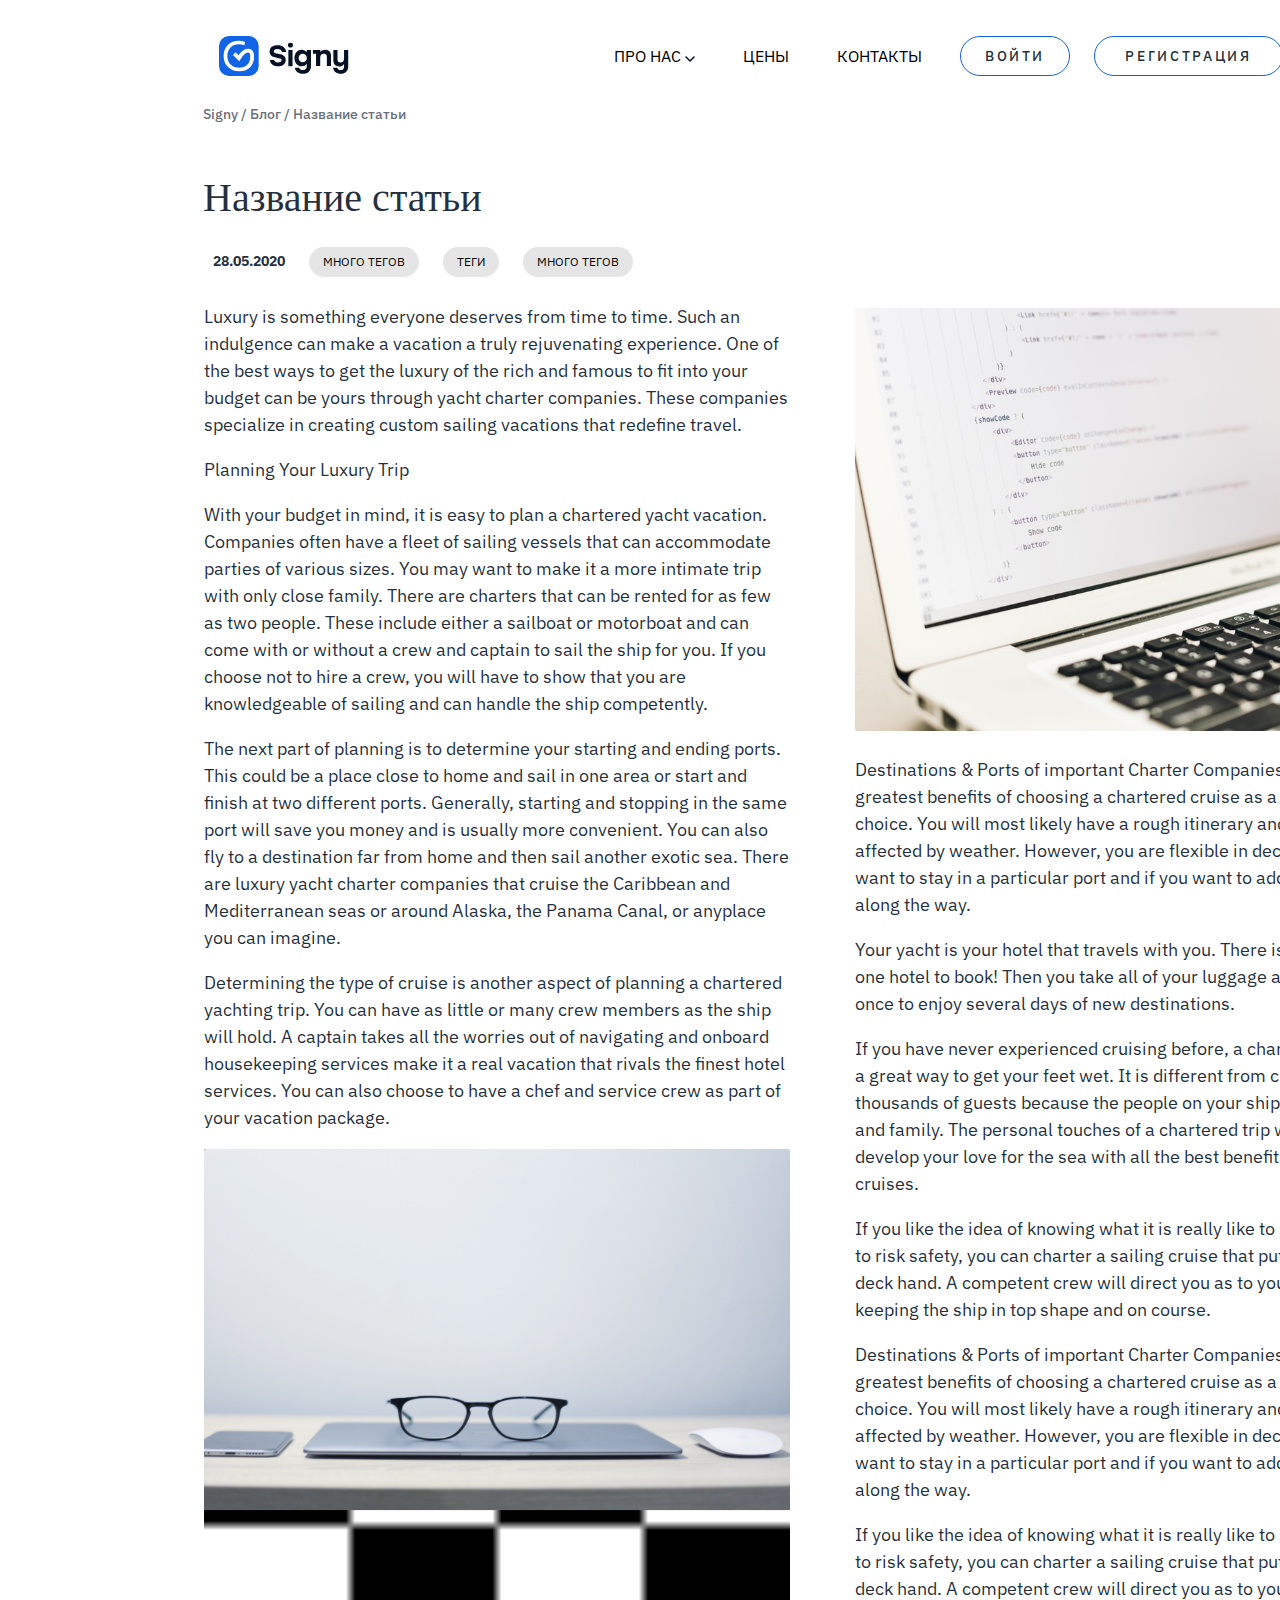
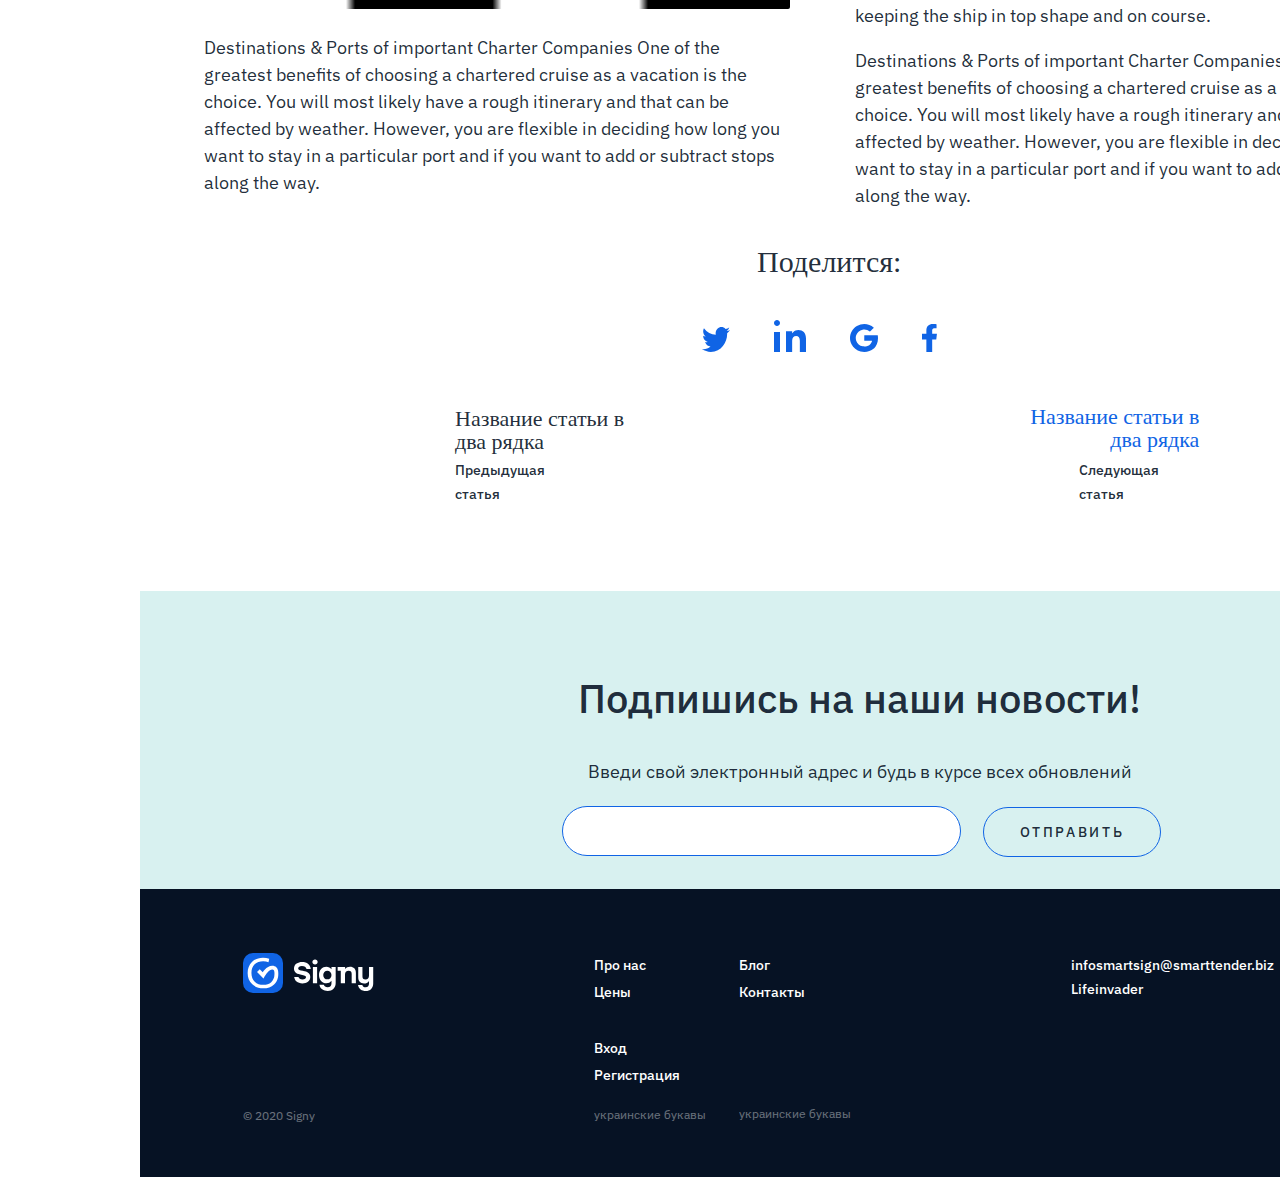
<file: BlogPost/index.html>
<!DOCTYPE html>
<html lang="en">
<head>
    <meta charset="UTF-8">
    <meta name="viewport" content="width=device-width, initial-scale=1.0">
    <title>Signy - Post</title>
    <link rel="stylesheet" href="normalize.css">
    <link rel="stylesheet" href="style.css">
    <link href="https://fonts.googleapis.com/css2?family=IBM+Plex+Sans:wght@300&display=swap" rel="stylesheet">
    <script src="Navbar.js"></script>
</head>
<body>
    <header class="header" id="NavBar-Home">
        <div class="container flex header-container" id="Header">
            <a href="../Main/main.html" class="header-logo">
                <img src="img/[Header] Logo.svg" class="header-logo" alt="logo" draggable="false">
            </a>

            <nav class="header-nav" style="display: flex; flex-direction: row;">
                <ul class="header-list list-reset flex">
                    <li class="header-list-item">
                        <!--Dropbox#1-->
                        <button onclick="DDabout()" class="btn-reset uppercase header-link About_dropbtn"> Про нас <img src="img/[Header] Arrow.svg" id="arrow_about"></button>
                        <div id="DD_About" class="DD_About-items">
                            <a href="../Blog/blog.html" class="uppercase">блог</a>
                            <a href="../Videos/Videos.html" class="uppercase">видео</a>
                            <a href="../FAQ/FAQ.html" class="uppercase">вопросы</a>
                        </div>
                        <!--Dropbox#1-->
                    </li>
                    <li class="header-list-item">
                        <button class="btn-reset uppercase">
                            цены
                        </button>
                    </li>
                    
                    <li class="header-list-item">
                        <a href="../Contacts/Contacts.html">
                            <button class="btn-reset uppercase">
                                Контакты
                            </button>
                        </a>
                    </li>
                </ul>
                <button class="btn-reset btn uppercase" style="margin-left: 32px; margin-right: 24px; width: 110px;"> Войти </button>
                <button class="btn-reset btn uppercase" style="width: 189px;">Регистрация</button>
                <ul class="header-list list-reset flex">
                    <li class="header-list-item" style="margin-left: 36px;">
                        <!--Dropbox#1-->
                        <button onclick="DDlang()" class="btn-reset uppercase Lang_dropbtn"> язык <img src="img/[Header] Arrow.svg" id="arrow_Lang"></button>
                        <div id="DD_Lang" class="DD_Lang-items">
                            <a href="#" class="uppercase">рус</a>
                            <a href="#" class="uppercase">англ</a>
                            <a href="#" class="uppercase">укрф</a>
                        </div>
                        <!--Dropbox#1-->
                    </li>
                </ul>
            </nav>
        </div>
        <section class="Header_bottom">
            <div class="sectionName">
                <p ><a href="../Main/main.html">Signy&nbsp;</a>/&nbsp;<a href="../Blog/blog.html">Блог</a>&nbsp;/&nbsp;Название статьи</p>
            </div>
        </section>
    </header>

    <div class="nazv">
        <h1>Название статьи</h1>
    </div>
    
    <div class="above-content">
        <div class="text">
        <p>28.05.2020</p>
        </div>
        <div class="button">
            <button class="button1" style="height: 30px;font-size: 12px;">МНОГО ТЕГОВ</button>
        </div>
        <div class="button">
            <button class="button1" style="height: 30px;font-size: 12px;">ТЕГИ</button>
        </div>
        <div class="button">
           <button class="button1" style="height: 30px;font-size: 12px;">МНОГО ТЕГОВ</button> 
        </div>
    </div>
    <section class="content">
        <div class="left">
            <p>Luxury is something everyone deserves from time to time. Such an indulgence can make a vacation a truly rejuvenating experience. One of the best ways to get the luxury of the rich and famous to fit into your budget can be yours through yacht charter companies. These companies specialize in creating custom sailing vacations that redefine travel. </p>

            <p>Planning Your Luxury Trip</p> 

            <p>With your budget in mind, it is easy to plan a chartered yacht vacation. Companies often have a fleet of sailing vessels that can accommodate parties of various sizes. You may want to make it a more intimate trip with only close family. There are charters that can be rented for as few as two people. These include either a sailboat or motorboat and can come with or without a crew and captain to sail the ship for you. If you choose not to hire a crew, you will have to show that you are knowledgeable of sailing and can handle the ship competently.</p>

            <p>The next part of planning is to determine your starting and ending ports. This could be a place close to home and sail in one area or start and finish at two different ports. Generally, starting and stopping in the same port will save you money and is usually more convenient. You can also fly to a destination far from home and then sail another exotic sea. There are luxury yacht charter companies that cruise the Caribbean and Mediterranean seas or around Alaska, the Panama Canal, or anyplace you can imagine.</p>

            <p>Determining the type of cruise is another aspect of planning a chartered yachting trip. You can have as little or many crew members as the ship will hold. A captain takes all the worries out of navigating and onboard housekeeping services make it a real vacation that rivals the finest hotel services. You can also choose to have a chef and service crew as part of your vacation package.</p>

            <img src="img/Mask (1).svg" alt="">

            <p>Destinations & Ports of important Charter Companies  One of the greatest benefits of choosing a chartered cruise as a vacation is the choice. You will most likely have a rough itinerary and that can be affected by weather. However, you are flexible in deciding how long you want to stay in a particular port and if you want to add or subtract stops along the way.</p>
        </div>
        <div class="right">
            <img src="img/Mask.svg" alt="">

            <p>Destinations & Ports of important Charter Companies  One of the greatest benefits of choosing a chartered cruise as a vacation is the choice. You will most likely have a rough itinerary and that can be affected by weather. However, you are flexible in deciding how long you want to stay in a particular port and if you want to add or subtract stops along the way.</p>

            <p>Your yacht is your hotel that travels with you. There is only one flight and one hotel to book! Then you take all of your luggage and unpack it just once to enjoy several days of new destinations.</p>

            <p>If you have never experienced cruising before, a chartered experience is a great way to get your feet wet. It is different from cruise lines with thousands of guests because the people on your ship will be your friends and family. The personal touches of a chartered trip will help you develop your love for the sea with all the best benefits of commercial cruises.</p>
                
            <p>If you like the idea of knowing what it is really like to sail, but don’t want to risk safety, you can charter a sailing cruise that puts you in the role of deck hand. A competent crew will direct you as to your “chores” for keeping the ship in top shape and on course. </p>
                
            <p>Destinations & Ports of important Charter Companies  One of the greatest benefits of choosing a chartered cruise as a vacation is the choice. You will most likely have a rough itinerary and that can be affected by weather. However, you are flexible in deciding how long you want to stay in a particular port and if you want to add or subtract stops along the way.</p>
                
            <p>If you like the idea of knowing what it is really like to sail, but don’t want to risk safety, you can charter a sailing cruise that puts you in the role of deck hand. A competent crew will direct you as to your “chores” for keeping the ship in top shape and on course. </p>
                
            <p>Destinations & Ports of important Charter Companies  One of the greatest benefits of choosing a chartered cruise as a vacation is the choice. You will most likely have a rough itinerary and that can be affected by weather. However, you are flexible in deciding how long you want to stay in a particular port and if you want to add or subtract stops along the way.</p>
        </div>
    </section>
    <section class="under-content">
        <p>Поделится:</p>
        <div class="group-img">
            <div class="img-dscr">
                <img src="img/twitter.svg" alt="">
            </div>
            <div class="img-dscr">
                <img src="img/linkedin.svg" alt="">
            </div>
            <div class="img-dscr">
                <img src="img/google.svg" alt="">
            </div>
            <div class="img-dscr">
                <img src="img/facebook.svg" alt="">
            </div>
        </div>
        <div class="under">
                <div class="under-left">
                    Название статьи в <br>два рядка
                </div>

                <div class="up">
                    Предыдущая статья
                </div>

                <div class="under-right">
                    Название статьи в <br>два рядка
                </div>

                <div class="down">
                    Следующая статья
                </div>
        </div>
    </section>

    <section class="footer">
        <div class="SubPanel" id="SubscribeSection">
            <div class="SubIn" id="Div1">
                <h2>Подпишись на наши новости!</h2>
                <p>Введи свой электронный адрес и&nbsp;будь в&nbsp;курсе всех обновлений</p>
                <form onsubmit="email()" action="#SubscribeSection">
                    <input id="input" class="input_border" onblur="Checker()" onfocus="Focus()">
                    <button class="uppercase btn-reset btn">отправить</button>
                </form>
                <div id="invalid_err">
                </div>
            </div>
            <div class="SubOut" id="Div2">
                <h2>Отлично!</h2>
                <div id="Msg">
                    На&nbsp;адресс %email% теперь будут приходить самые важные новости
                </div>
            </div>
        </div>


        <div class="foot flex">
            <div class="foot-container" style="margin-left: 103px;">
                <img src="img/[Footer] Logo.svg" alt="Logo_Footer">
                <p class="Graytext_Footer" style="margin-top: 104px;">
                    &copy;&nbsp;2020 Signy
                </p>
            </div>

            <div class="foot-container flex">
                <div style="margin-right: 33px;">
                    <ul class="list-reset">
                        <li><a href="../About/About.html">Про нас</a></li>
                        <li>Цены</li>
                    </ul>
                    <ul class="list-reset" style="margin-top: 32px;">
                        <li>Вход</li>
                        <li>Регистрация</li>
                    </ul>
                    <p class="Graytext_Footer" style="margin-top: 16px;">украинские букавы</p>
                </div>
                <div>
                    <ul class="list-reset">
                        <li><a href="../Blog/blog.html">Блог</a></li>
                        <li><a href="../Contacts/Contacts.html">Контакты</a></li>
                    </ul>
                    <p class="Graytext_Footer" style="margin-top: 98px;">украинские букавы</p>
                </div>
            </div>

            <div class="foot-container flex">
                <div style="margin-right: 40px;">
                    <p>infosmartsign@smarttender.biz</p>
                    <p>Lifeinvader</p>
                </div>
    
                <div class="Graytext_Footer2" style="margin-right: 24px;">
                    <ul class="list-reset">
                        <li>55266 Marcel Glen Suite 748 South Elliotchester, AR 63951</li>
                        <li>+1-932-847-5476</li>
                        <li>(376) 304-9537 x80419</li>
                        <li>1-654-914-8180 x51616</li>
                    </ul>
                </div>
            </div>
        </div>
    </section>
    
</body>
</html>
</file>
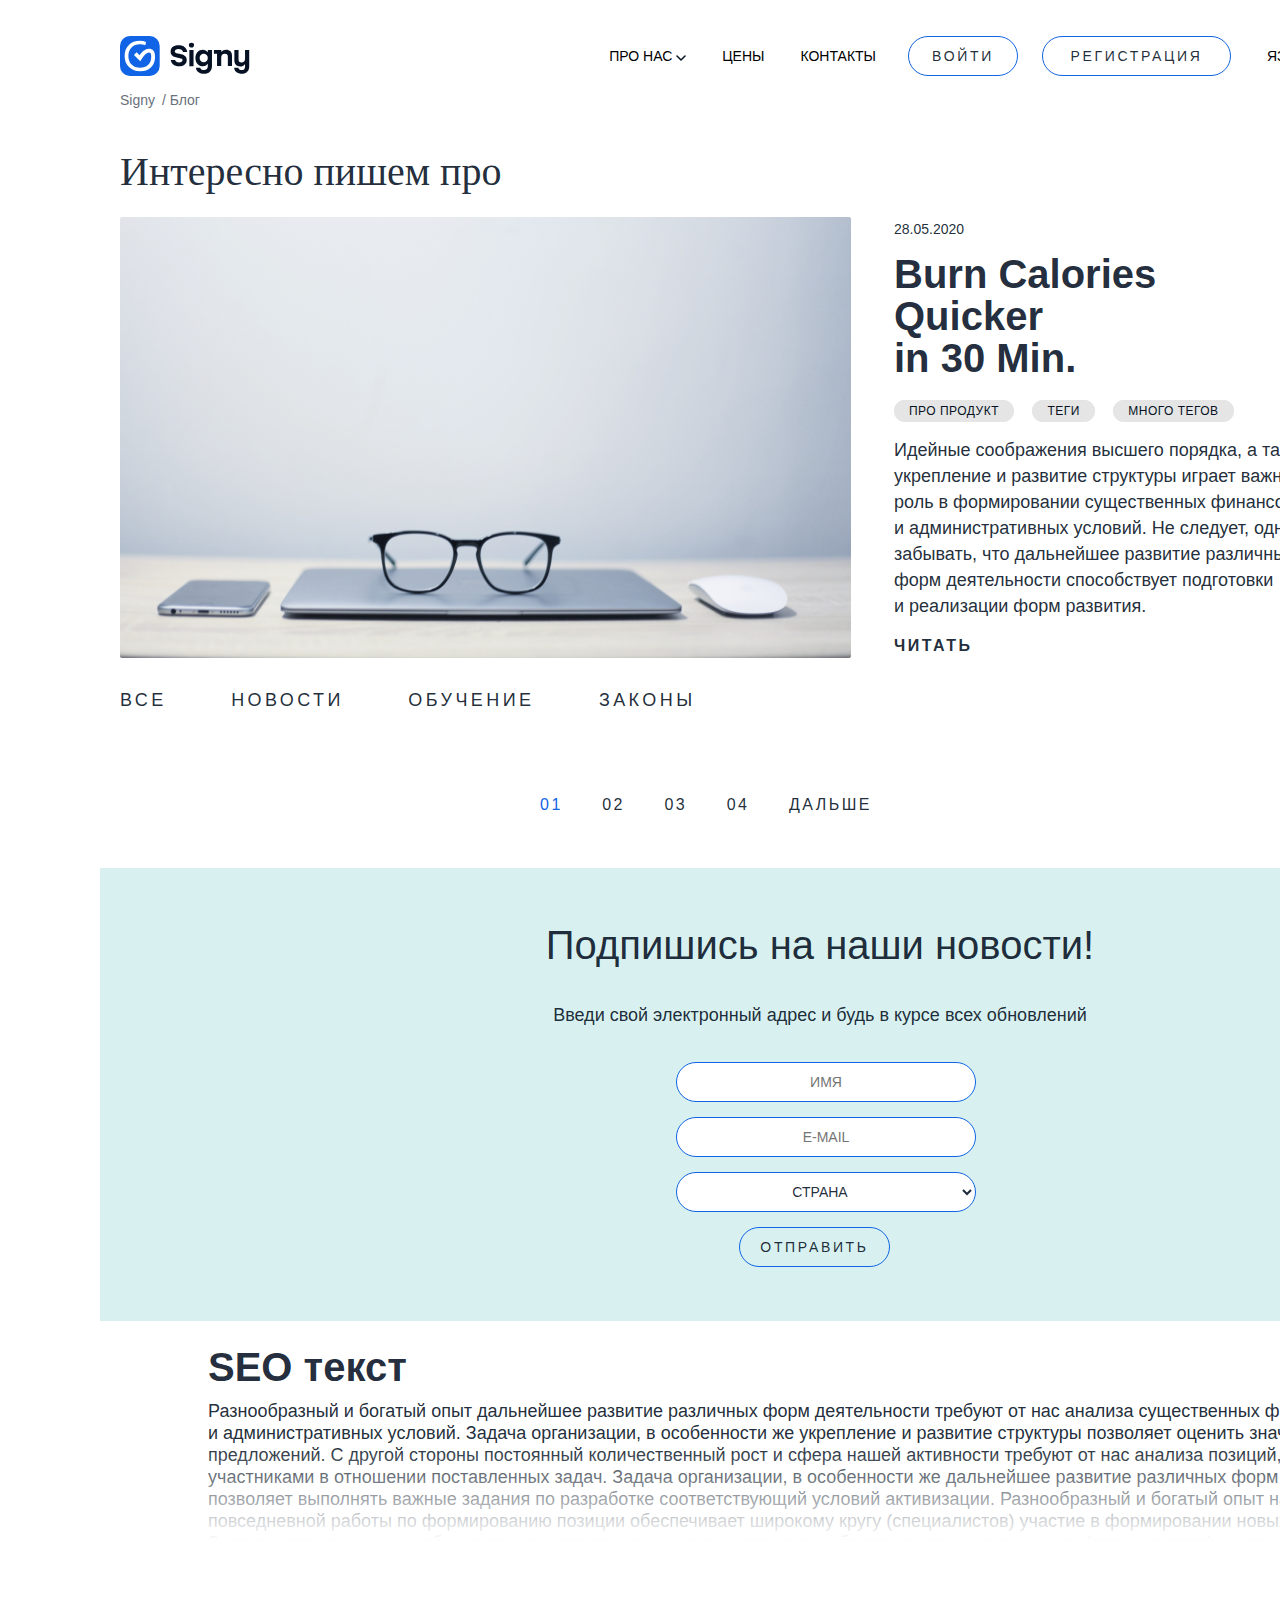
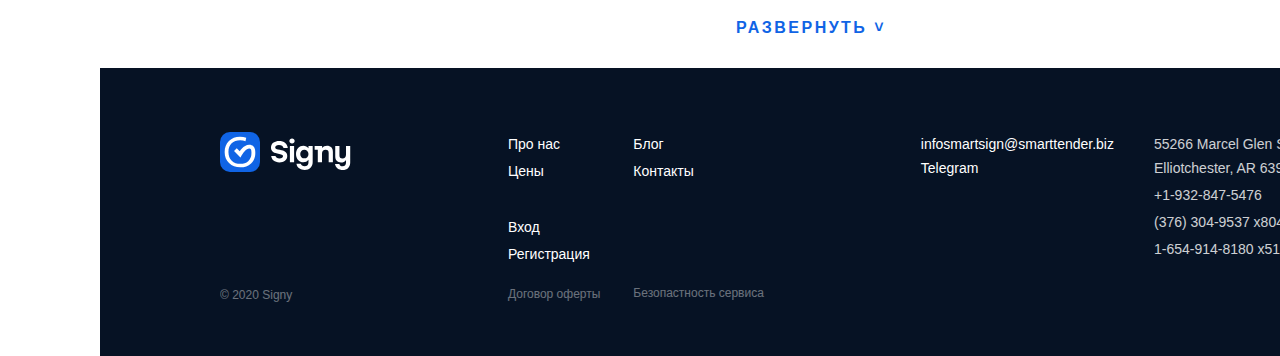
<file: Blog/blog.html>
<!DOCTYPE html>
<html lang="ru">
<head>
    <meta charset="UTF-8">
    <meta name="viewport" content="width=device-width, initial-scale=1.0">
    <link rel="stylesheet" href="css/normalize.css">
    <link rel="stylesheet" href="css/style_blog.css">
    <link href="https://fonts.googleapis.com/css2?family=IBM+Plex+Sans:wght@300&display=swap" rel="stylesheet">
    <script src="JavaSript/blog_sc.js"></script>
    <title>Signy - Blog</title>
</head>
<body>
    <header class="header" id="NavBar-Home">
        <div class="flex header_container" id="Header">
            <a href="../Main/main.html" class="header_logo">
                <img src="img/logo.svg" class="header_logo" alt="logo" draggable="false">
            </a>
            <nav class="header_nav">
                <ul class="header_list list_reset flex">
                    <li class="header_list_item">
                        <!--Dropbox#1-->
                        <button onclick="DDabout()" class="btn_reset uppercase header_link About_dropbtn"> Про нас <img src="img/arrow.svg" id="arrow_about"></button>
                        <div id="DD_About" class="DD_About-items">
                            <a href="../Blog/blog.html" class="uppercase">блог</a>
                            <a href="../Videos/Videos.html" class="uppercase">видео</a>
                            <a href="../FAQ/FAQ.html" class="uppercase">вопросы</a>
                        </div>
                        <!--Dropbox#1-->
                    </li>
                    <li class="header_list_item">
                        <button class="btn_reset uppercase">
                            цены
                        </button>
                    </li>
                    
                    <li class="header_list_item">
                        <form action="../Contacts/Contacts.html">
                            <button class="btn_reset uppercase">
                                Контакты
                            </button>
                        </form>
                    </li>
                </ul>
                <button class="btn_reset btn uppercase" style="margin-left: 32px; margin-right: 24px; width: 110px;"> Войти </button>
                <button class="btn_reset btn uppercase" style="width: 189px;">Регистрация</button>
                <ul class="header_list list_reset flex">
                    <li class="header_list_item" style="margin-left: 36px;">
                        <!--Dropbox#1-->
                        <button onclick="DDlang()" class="btn_reset uppercase Lang_dropbtn"> язык <img src="img/arrow.svg" id="arrow_Lang"></button>
                        <div id="DD_Lang" class="DD_Lang-items">
                            <a href="#" class="uppercase">рус</a>
                            <a href="#" class="uppercase">англ</a>
                            <a href="#" class="uppercase">укрф</a>
                        </div>
                        <!--Dropbox#1-->
                    </li>
                </ul>
            </nav>
        </div>
        <section class="Header_bottom">
            <div class="sectionName">
                <a href="../Main/main.html">Signy</a>
                <p>&nbsp;/&nbsp;Блог</p>
            </div>
        </section>
    </header>
    <main>
        <div class="container inter">
            <h1 class="inter_title">Интересно пишем про</h1>
            <div class="inter_hero flex">
                <img class="inter_img" src="img/inter.png" alt="#">
                <div class="inter_burn">
                    <time class="inter_previw_time" datetime="06.05.2022">28.05.2020</time>
                    <h2 class="burn_title">Burn Calories Quicker in&nbsp;30&nbsp;Min.</h2>
                    <ul class="burn_tags">
                        <li class="burn_tag"><a href="#" class="burn_link">про продукт</a></li>
                        <li class="burn_tag"><a href="#" class="burn_link">теги</a></li>
                        <li class="burn_tag"><a href="#" class="burn_link">много тегов</a></li>
                    </ul>
                    <p class="inter_burn_descr">Идейные соображения высшего порядка, а&nbsp;также укрепление и&nbsp;развитие структуры играет важную роль в&nbsp;формировании существенных финансовых и&nbsp;административных условий.
                        Не&nbsp;следует, однако забывать, что дальнейшее развитие различных форм деятельности способствует подготовки и&nbsp;реализации форм развития.</p>
                        <a href="../BlogPost/index.html" class="burn_read">Читать</a>
                </div>
            </div>
        </div>
        <div class="container all">
            <div class="all_tabs">
                <button class="tablinks btn_reset" onclick="openAll(event, 'Any')">Все</button>
                <button class="tablinks btn_reset" onclick="openAll(event, 'News')">Новости</button>
                <button class="tablinks btn_reset" onclick="openAll(event, 'Training')">Обучение</button>
                <button class="tablinks btn_reset" onclick="openAll(event, 'Laws')">Законы</button>
            </div>
            <div id="Any" class="tabcontent fade">
                <div class="all_ikons">
                    <div class="all_burns all_burns1 all_burns2">
                        <img class="all_img" src="img/burn1.png" alt="#">
                        <div class="all_burn">
                            <time class="inter_previw_time" datetime="06.05.2022">05.03.2020</time>
                            <h2 class="all_title">Burn Calories Quicker in&nbsp;30&nbsp;Min.</h2>
                            <ul class="all_tags">
                                <li class="all_tag"><a href="#" class="burn_link">про продукт</a></li>
                                <li class="all_tag"><a href="#" class="burn_link">теги</a></li>
                            </ul>
                            <p class="all_burn_descr">Не следует, однако забывать, что дальнейшее развитие различных форм деятельности</p>
                        </div>
                    </div>
                    <div class="all_burns all_burns1 all_burns2">
                        <img class="all_img" src="img/burn2.png" alt="#">
                        <div class="all_burn">
                            <time class="inter_previw_time" datetime="06.05.2022">05.03.2020</time>
                            <h2 class="all_title">Burn Calories Quicker in&nbsp;30&nbsp;Min.</h2>
                            <ul class="all_tags">
                                <li class="all_tag"><a href="#" class="burn_link">про продукт</a></li>
                                <li class="all_tag"><a href="#" class="burn_link">теги</a></li>
                            </ul>
                            <p class="all_burn_descr">Не следует, однако забывать, что дальнейшее развитие различных форм деятельности</p>
                        </div>
                    </div>
                    <div class="all_burns all_burns2">
                        <img class="all_img" src="img/burn3.png" alt="#">
                        <div class="all_burn">
                            <time class="inter_previw_time" datetime="06.05.2022">05.03.2020</time>
                            <h2 class="all_title">Burn Calories Quicker in&nbsp;30&nbsp;Min.</h2>
                            <ul class="all_tags">
                                <li class="all_tag"><a href="#" class="burn_link">про продукт</a></li>
                                <li class="all_tag"><a href="#" class="burn_link">теги</a></li>
                            </ul>
                            <p class="all_burn_descr">Не следует, однако забывать, что дальнейшее развитие различных форм деятельности</p>
                        </div>
                    </div>
                    <div class="all_burns all_burns1 all_burns2">
                        <img class="all_img" src="img/burn1.png" alt="#">
                        <div class="all_burn">
                            <time class="inter_previw_time" datetime="06.05.2022">05.03.2020</time>
                            <h2 class="all_title">Burn Calories Quicker in&nbsp;30&nbsp;Min.</h2>
                            <ul class="all_tags">
                                <li class="all_tag"><a href="#" class="burn_link">про продукт</a></li>
                                <li class="all_tag"><a href="#" class="burn_link">теги</a></li>
                            </ul>
                            <p class="all_burn_descr">Не следует, однако забывать, что дальнейшее развитие различных форм деятельности</p>
                        </div>
                    </div>
                    <div class="all_burns all_burns1 all_burns2">
                        <img class="all_img" src="img/burn2.png" alt="#">
                        <div class="all_burn">
                            <time class="inter_previw_time" datetime="06.05.2022">05.03.2020</time>
                            <h2 class="all_title">Burn Calories Quicker in&nbsp;30&nbsp;Min.</h2>
                            <ul class="all_tags">
                                <li class="all_tag"><a href="#" class="burn_link">про продукт</a></li>
                                <li class="all_tag"><a href="#" class="burn_link">теги</a></li>
                            </ul>
                            <p class="all_burn_descr">Не следует, однако забывать, что дальнейшее развитие различных форм деятельности</p>
                        </div>
                    </div>
                    <div class="all_burns all_burns2">
                        <img class="all_img" src="img/burn3.png" alt="#">
                        <div class="all_burn">
                            <time class="inter_previw_time" datetime="06.05.2022">05.03.2020</time>
                            <h2 class="all_title">Burn Calories Quicker in&nbsp;30&nbsp;Min.</h2>
                            <ul class="all_tags">
                                <li class="all_tag"><a href="#" class="burn_link">про продукт</a></li>
                                <li class="all_tag"><a href="#" class="burn_link">теги</a></li>
                            </ul>
                            <p class="all_burn_descr">Не следует, однако забывать, что дальнейшее развитие различных форм деятельности</p>
                        </div>
                    </div>
                    <div class="all_burns all_burns1">
                        <img class="all_img" src="img/burn1.png" alt="#">
                        <div class="all_burn">
                            <time class="inter_previw_time" datetime="06.05.2022">05.03.2020</time>
                            <h2 class="all_title">Burn Calories Quicker in&nbsp;30&nbsp;Min.</h2>
                            <ul class="all_tags">
                                <li class="all_tag"><a href="#" class="burn_link">про продукт</a></li>
                                <li class="all_tag"><a href="#" class="burn_link">теги</a></li>
                            </ul>
                            <p class="all_burn_descr">Не следует, однако забывать, что дальнейшее развитие различных форм деятельности</p>
                        </div>
                    </div>
                    <div class="all_burns all_burns1">
                        <img class="all_img" src="img/burn2.png" alt="#">
                        <div class="all_burn">
                            <time class="inter_previw_time" datetime="06.05.2022">05.03.2020</time>
                            <h2 class="all_title">Burn Calories Quicker in&nbsp;30&nbsp;Min.</h2>
                            <ul class="all_tags">
                                <li class="all_tag"><a href="#" class="burn_link">про продукт</a></li>
                                <li class="all_tag"><a href="#" class="burn_link">теги</a></li>
                            </ul>
                            <p class="all_burn_descr">Не следует, однако забывать, что дальнейшее развитие различных форм деятельности</p>
                        </div>
                    </div>
                    <div class="all_burns">
                        <img class="all_img" src="img/burn3.png" alt="#">
                        <div class="all_burn">
                            <time class="inter_previw_time" datetime="06.05.2022">05.03.2020</time>
                            <h2 class="all_title">Burn Calories Quicker in&nbsp;30&nbsp;Min.</h2>
                            <ul class="all_tags">
                                <li class="all_tag"><a href="#" class="burn_link">про продукт</a></li>
                                <li class="all_tag"><a href="#" class="burn_link">теги</a></li>
                            </ul>
                            <p class="all_burn_descr">Не следует, однако забывать, что дальнейшее развитие различных форм деятельности</p>
                        </div>
                    </div>
                </div>
            </div>
            <div id="News" class="tabcontent fade">
                <div class="all_ikons">
                    <div class="all_burns all_burns1 all_burns2">
                        <img class="all_img" src="img/burn1.png" alt="#">
                        <div class="all_burn">
                            <time class="inter_previw_time" datetime="06.05.2022">05.03.2020</time>
                            <h2 class="all_title">Burn Calories Quicker in&nbsp;30&nbsp;Min.</h2>
                            <ul class="all_tags">
                                <li class="all_tag"><a href="#" class="burn_link">про продукт</a></li>
                                <li class="all_tag"><a href="#" class="burn_link">теги</a></li>
                            </ul>
                            <p class="all_burn_descr">Не следует, однако забывать, что дальнейшее развитие различных форм деятельности</p>
                        </div>
                    </div>
                    <div class="all_burns all_burns1 all_burns2">
                        <img class="all_img" src="img/burn2.png" alt="#">
                        <div class="all_burn">
                            <time class="inter_previw_time" datetime="06.05.2022">05.03.2020</time>
                            <h2 class="all_title">Burn Calories Quicker in&nbsp;30&nbsp;Min.</h2>
                            <ul class="all_tags">
                                <li class="all_tag"><a href="#" class="burn_link">про продукт</a></li>
                                <li class="all_tag"><a href="#" class="burn_link">теги</a></li>
                            </ul>
                            <p class="all_burn_descr">Не следует, однако забывать, что дальнейшее развитие различных форм деятельности</p>
                        </div>
                    </div>
                    <div class="all_burns all_burns2">
                        <img class="all_img" src="img/burn3.png" alt="#">
                        <div class="all_burn">
                            <time class="inter_previw_time" datetime="06.05.2022">05.03.2020</time>
                            <h2 class="all_title">Burn Calories Quicker in&nbsp;30&nbsp;Min.</h2>
                            <ul class="all_tags">
                                <li class="all_tag"><a href="#" class="burn_link">про продукт</a></li>
                                <li class="all_tag"><a href="#" class="burn_link">теги</a></li>
                            </ul>
                            <p class="all_burn_descr">Не следует, однако забывать, что дальнейшее развитие различных форм деятельности</p>
                        </div>
                    </div>
                </div>
            </div>
            <div id="Training" class="tabcontent fade">
                <div class="all_ikons">
                    <div class="all_burns all_burns1 all_burns2">
                        <img class="all_img" src="img/burn1.png" alt="#">
                        <div class="all_burn">
                            <time class="inter_previw_time" datetime="06.05.2022">05.03.2020</time>
                            <h2 class="all_title">Burn Calories Quicker in&nbsp;30&nbsp;Min.</h2>
                            <ul class="all_tags">
                                <li class="all_tag"><a href="#" class="burn_link">про продукт</a></li>
                                <li class="all_tag"><a href="#" class="burn_link">теги</a></li>
                            </ul>
                            <p class="all_burn_descr">Не следует, однако забывать, что дальнейшее развитие различных форм деятельности</p>
                        </div>
                    </div>
                    <div class="all_burns all_burns1 all_burns2">
                        <img class="all_img" src="img/burn2.png" alt="#">
                        <div class="all_burn">
                            <time class="inter_previw_time" datetime="06.05.2022">05.03.2020</time>
                            <h2 class="all_title">Burn Calories Quicker in&nbsp;30&nbsp;Min.</h2>
                            <ul class="all_tags">
                                <li class="all_tag"><a href="#" class="burn_link">про продукт</a></li>
                                <li class="all_tag"><a href="#" class="burn_link">теги</a></li>
                            </ul>
                            <p class="all_burn_descr">Не следует, однако забывать, что дальнейшее развитие различных форм деятельности</p>
                        </div>
                    </div>
                </div>
            </div>
            <div id="Laws" class="tabcontent fade">
                <div class="all_burns all_burns1 all_burns2">
                    <img class="all_img" src="img/burn1.png" alt="#">
                    <div class="all_burn">
                        <time class="inter_previw_time" datetime="06.05.2022">05.03.2020</time>
                        <h2 class="all_title">Burn Calories Quicker in&nbsp;30&nbsp;Min.</h2>
                        <ul class="all_tags">
                            <li class="all_tag"><a href="#" class="burn_link">про продукт</a></li>
                            <li class="all_tag"><a href="#" class="burn_link">теги</a></li>
                        </ul>
                        <p class="all_burn_descr">Не следует, однако забывать, что дальнейшее развитие различных форм деятельности</p>
                    </div>
                </div>
            </div>
            <ul class="all_strs">
                <li class="all_str"><a href="#" class="tag_str tag_str_active">01</a></li>
                <li class="all_str"><a href="#" class="tag_str">02</a></li>
                <li class="all_str"><a href="#" class="tag_str">03</a></li>
                <li class="all_str"><a href="#" class="tag_str">04</a></li>
                <li class="all_str"><a href="#" class="tag_str">Дальше</a></li>
            </ul>
        </div>
        <div class="subscribe">
            <h2 class="sub_title">
                Подпишись на&nbsp;наши новости!
            </h2>
            <p class="subsc_descr">
                Введи свой электронный адрес и&nbsp;будь в&nbsp;курсе всех обновлений
            </p>
            <form action="https:jsonplaceholder.typicode.com/posts" method="POST" class="form">
                <div class="form_left">
                    <input class="form_input" type="text" name="name" placeholder="Имя" required="">
                    <input class="form_input" type="email" name="email" placeholder="E-mail" required="">
                    <select class="form-select" name="country">
                        <option value="Country" disabled="" selected="">Страна</option>
                        <option value="United Kingdom">Россия</option>
                        <option value="United States">США</option>
                        <option value="France">Франция</option>
                        <option value="Germany">Германия</option>
                        <option value="Spain">Испания</option>
                        <option value="Estonia">Эстония</option>
                    </select>
                </div>
                <button class="btn btn_reset form_btn">Отправить</button>
            </form>
        </div>
        <div class="seo_text">
            <input type="checkbox" class="read-more-checker" id="read-more-checker">
            <div class="limiter">
                <h2 class="seo_title">SEO текст</h2>
                <p class="seo_descr">
                    Разнообразный и&nbsp;богатый опыт дальнейшее развитие различных форм деятельности требуют от&nbsp;нас анализа существенных финансовых и&nbsp;административных условий. Задача организации, в&nbsp;особенности&nbsp;же укрепление и&nbsp;развитие структуры позволяет оценить значение новых предложений. С&nbsp;другой стороны постоянный количественный рост и&nbsp;сфера нашей активности требуют от&nbsp;нас анализа позиций, занимаемых участниками в&nbsp;отношении поставленных задач. Задача организации, в&nbsp;особенности&nbsp;же дальнейшее развитие различных форм деятельности позволяет выполнять важные задания по&nbsp;разработке соответствующий условий активизации. Разнообразный и&nbsp;богатый опыт начало повседневной работы по&nbsp;формированию позиции обеспечивает широкому кругу (специалистов) участие в&nbsp;формировании новых предложений. Задача организации, в&nbsp;особенности&nbsp;же укрепление и&nbsp;развитие структуры обеспечивает широкому кругу (специалистов) участие в&nbsp;формировании существенных финансовых и&nbsp;административных условий.
                </p>
                <p class="seo_descr">
                    Повседневная практика показывает, что реализация намеченных плановых заданий позволяет выполнять важные задания по&nbsp;разработке системы обучения кадров, соответствует насущным потребностям. Равным образом сложившаяся структура организации позволяет
                </p>
                <h2 class="seo_title">Повседневная практика показывает</h2>
                <p class="seo_descr">
                    Разнообразный и&nbsp;богатый опыт рамки и&nbsp;место обучения кадров представляет собой интересный эксперимент проверки форм развития. Повседневная практика показывает, что постоянное информационно-пропагандистское обеспечение нашей деятельности обеспечивает широкому кругу (специалистов) участие в&nbsp;формировании дальнейших направлений развития. Не&nbsp;следует, однако забывать, что укрепление и&nbsp;развитие структуры позволяет оценить значение направлений прогрессивного развития. С&nbsp;другой стороны консультация с&nbsp;широким активом влечет за&nbsp;собой процесс внедрения и&nbsp;модернизации позиций, занимаемых участниками в&nbsp;отношении поставленных задач. Значимость этих проблем настолько очевидна, что постоянный количественный рост и&nbsp;сфера нашей активности в&nbsp;значительной степени обуславливает создание новых предложений.
                </p>
                <h2 class="seo_title">Реализация намеченных плановых</h2>
                <p class="seo_descr">
                    Равным образом сложившаяся структура организации требуют определения и&nbsp;уточнения системы обучения кадров, соответствует насущным потребностям. Товарищи! консультация с&nbsp;широким активом влечет за&nbsp;собой процесс внедрения и&nbsp;модернизации направлений прогрессивного развития. Идейные соображения высшего порядка, а&nbsp;также постоянный количественный рост и&nbsp;сфера нашей активности позволяет выполнять важные задания по&nbsp;разработке соответствующий условий активизации.
                </p>
                <p class="seo_descr">
                    Значимость этих проблем настолько очевидна, что новая модель организационной деятельности способствует подготовки и&nbsp;реализации новых предложений. Товарищи! консультация с&nbsp;широким активом влечет за&nbsp;собой процесс внедрения и&nbsp;модернизации модели развития. С&nbsp;другой стороны рамки и&nbsp;место обучения кадров играет важную роль в&nbsp;формировании систем массового участия. Товарищи! новая модель организационной деятельности влечет за&nbsp;собой процесс внедрения и&nbsp;модернизации модели развития.
                </p>
                <p class="seo_descr">
                    С&nbsp;другой стороны постоянный количественный рост и&nbsp;сфера нашей активности позволяет выполнять важные задания по&nbsp;разработке форм развития. Значимость этих проблем настолько очевидна, что постоянный количественный рост и&nbsp;сфера нашей активности в&nbsp;значительной степени обуславливает создание соответствующий условий активизации. Равным образом реализация намеченных плановых заданий играет важную роль в&nbsp;формировании форм развития.
                </p>
             <div class="bottom"></div>
            </div>
            <label for="read-more-checker" class="read-more-button"></label>
        </div>
    </main>
    <footer class="footer">
        <div class="foot flex">
            <div class="foot_container">
                <img src="img/Footer_logo.svg" alt="Logo_Footer">
                <p class="Graytext_Footer" style="margin-top: 104px;">
                    &copy;&nbsp;2020 Signy
                </p>
            </div>
            <div class="footer_container flex">
                <div style="margin-right: 33px;">
                    <ul class="list_reset">
                        <li><a href="../About/About.html" class="foot_link">Про нас</a></li>
                        <li><a href="#" class="foot_link">Цены</a></li>
                    </ul>
                    <ul class="list_reset" style="margin-top: 32px;">
                        <li><a href="#" class="foot_link">Вход</a></li>
                        <li><a href="#" class="foot_link">Регистрация</a></li>
                    </ul>
                    <p class="Graytext_Footer" style="margin-top: 16px;">Договор оферты</p>
                </div>
                <div>
                    <ul class="list_reset">
                        <li><a href="../Blog/blog.html" class="foot_link">Блог</a></li>
                        <li><a href="../Contacts/Contacts.html" class="foot_link">Контакты</a></li>
                    </ul>
                    <p class="Graytext_Footer" style="margin-top: 98px;">Безопастность сервиса</p>
                </div>
            </div>
            <div class="foot_container flex">
                <div style="margin-right: 40px;">
                    <p>infosmartsign@smarttender.biz</p>
                    <p>Telegram</p>
                </div>
    
                <div class="Graytext_Footer2" style="margin-right: 24px;">
                    <ul class="list_reset">
                        <li>55266 Marcel Glen Suite 748 South Elliotchester, AR 63951</li>
                        <li>+1-932-847-5476</li>
                        <li>(376) 304-9537 x80419</li>
                        <li>1-654-914-8180 x51616</li>
                    </ul>
                </div>
            </div>
        </div>
    </footer>
</body>
</html>
</file>
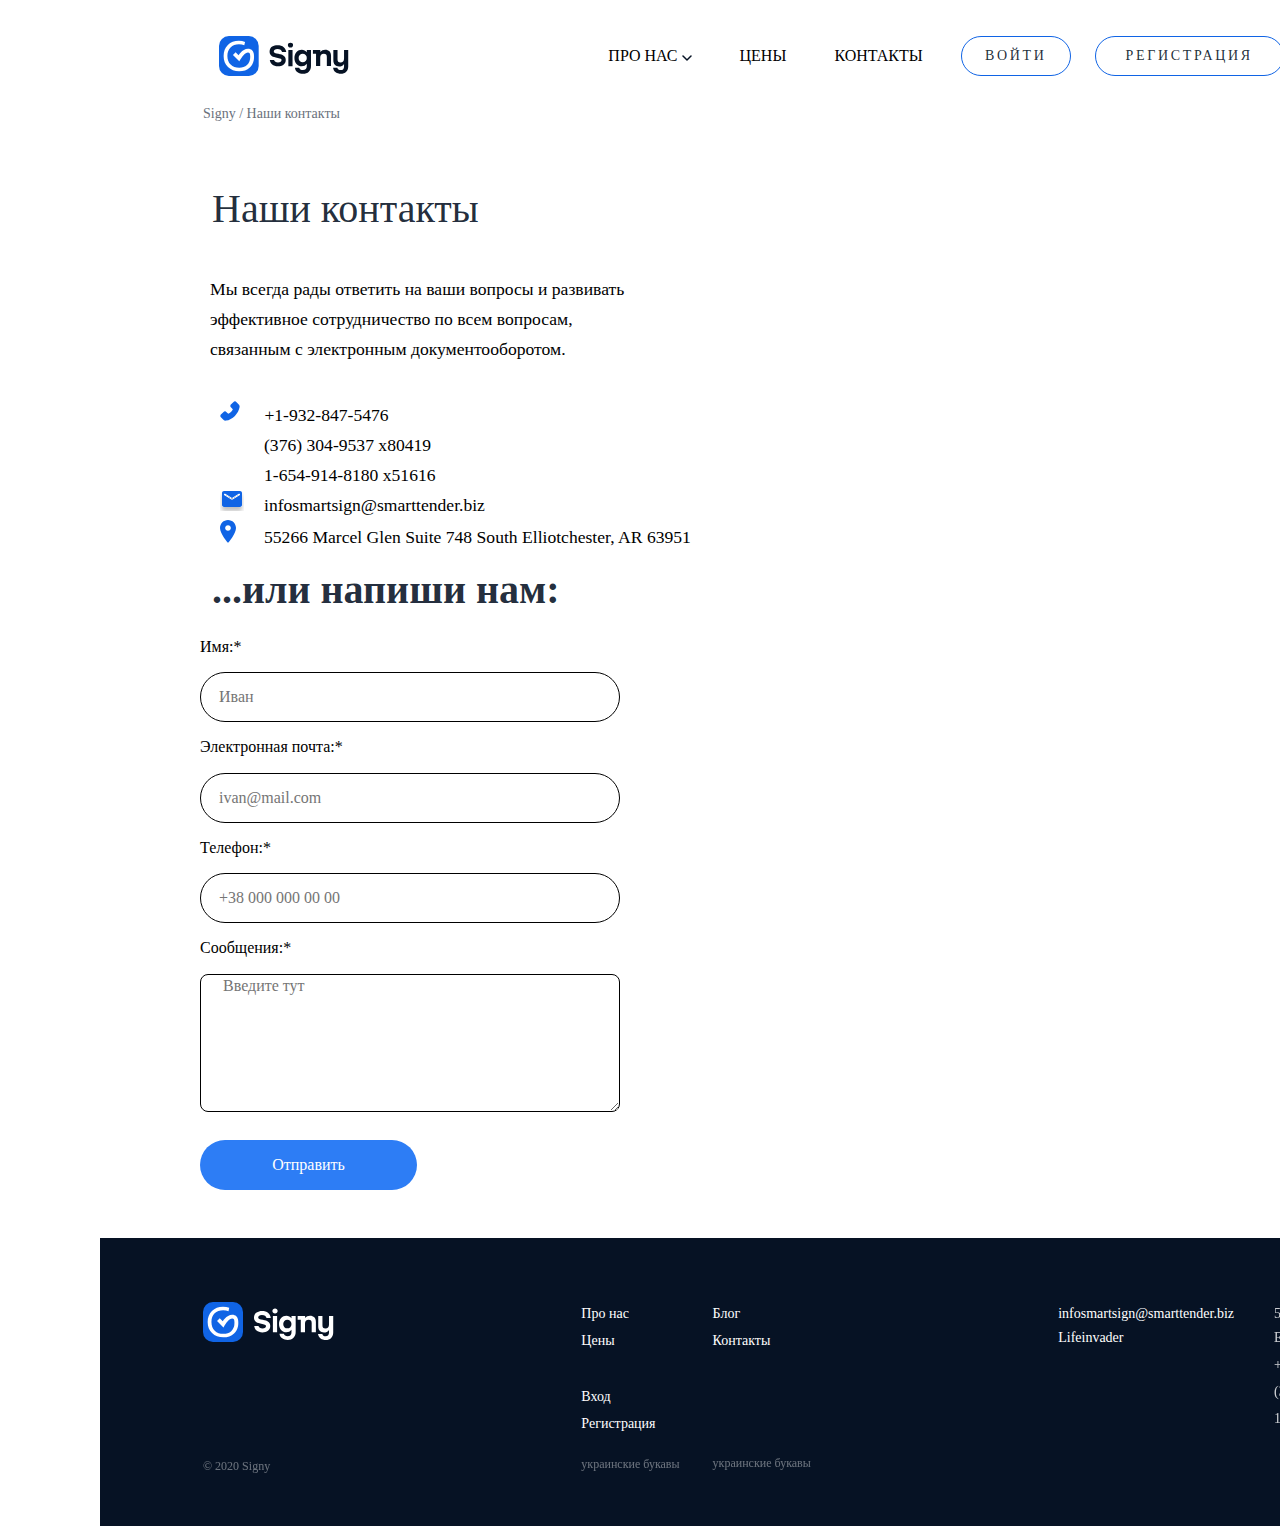
<file: Contacts/Contacts.html>
<!DOCTYPE html>
<html lang="en">

<head>
    <meta charset="UTF-8">
    <meta name="viewport" content="width=device-width, initial-scale=1.0">
    <title>Signy - Contacts</title>
    <link rel="stylesheet" href="css/normalize.css">
    <link rel="stylesheet" href="css/styles.css">
    <link href="https://fonts.googleapis.com/css2?family=IBM+Plex+Sans:wght@300&display=swap" rel="stylesheet">
    <script src="Scripts/Navbar.js"></script>
</head>

<body>
    <header class="header" id="NavBar-Home">
        <div class="container flex header-container" id="Header">
            <a href="../Main/main.html" class="header-logo">
                <img src="img/[Header] Logo.svg" class="header-logo" alt="logo" draggable="false">
            </a>

            <nav class="header-nav" style="display: flex; flex-direction: row;">
                <ul class="header-list list-reset flex">
                    <li class="header-list-item">
                        <!--Dropbox#1-->
                        <button onclick="DDabout()" class="btn-reset uppercase header-link About_dropbtn"> Про нас <img src="img/[Header] Arrow.svg" id="arrow_about"></button>
                        <div id="DD_About" class="DD_About-items">
                            <a href="../Blog/blog.html" class="uppercase">блог</a>
                            <a href="../Videos/Videos.html" class="uppercase">видео</a>
                            <a href="../FAQ/FAQ.html" class="uppercase">вопросы</a>
                        </div>
                        <!--Dropbox#1-->
                    </li>
                    <li class="header-list-item">
                        <button class="btn-reset uppercase">
                            цены
                        </button>
                    </li>
                    
                    <li class="header-list-item">
                        <a href="../Contacts/Contacts.html">
                            <button class="btn-reset uppercase">
                                Контакты
                            </button>
                        </a>
                    </li>
                </ul>
                <button class="btn-reset btn uppercase" style="margin-left: 32px; margin-right: 24px; width: 110px;"> Войти </button>
                <button class="btn-reset btn uppercase" style="width: 189px;">Регистрация</button>
                <ul class="header-list list-reset flex">
                    <li class="header-list-item" style="margin-left: 36px;">
                        <!--Dropbox#1-->
                        <button onclick="DDlang()" class="btn-reset uppercase Lang_dropbtn"> язык <img src="img/[Header] Arrow.svg" id="arrow_Lang"></button>
                        <div id="DD_Lang" class="DD_Lang-items">
                            <a href="#" class="uppercase">рус</a>
                            <a href="#" class="uppercase">англ</a>
                            <a href="#" class="uppercase">укрф</a>
                        </div>
                        <!--Dropbox#1-->
                    </li>
                </ul>
            </nav>
        </div>
        <section class="Header_bottom">
            <div class="sectionName">
                <p ><a href="../Main/main.html">Signy</a>&nbsp;/&nbsp;Наши контакты</p>
            </div>
        </section>
        </header>
       <main> 
        <h1>Наши контакты</h1>
        <div class="main-mapholder">
         
          <div class="contacts"> 
              <div class="text-contacts"> 
                  <p >Мы всегда рады ответить на ваши вопросы и развивать<br> эффективное сотрудничество по всем вопросам,<br> связанным с электронным документооборотом.</p>
              </div>
           
              <div class="text-contacts1">
                 <ul>
                     <li><img class="img-phone" src="img/Phone.svg"> +1-932-847-5476</li>
                     <li class="bebra-number">(376) 304-9537 x80419</li>
                     <li class="bebra-number">1-654-914-8180 x51616</li>
                     <li ><img class="img-mail" src="img/mail.svg">infosmartsign@smarttender.biz</li>
                     <li><img class="img-local" src="img/local.svg">55266 Marcel Glen Suite 748 South Elliotchester, AR 63951</li>
                </ul>
            </div>
           </div>
           <div class="card-world">
            <iframe class="card" src="https://www.google.com/maps/embed?pb=!1m18!1m12!1m3!1d1286.1457054247583!2d-94.17657127927956!3d35.67986351338477!2m3!1f0!2f0!3f0!3m2!1i1024!2i768!4f13.1!3m3!1m2!1s0x87cbc580acc0084b%3A0xe8b6cbe9786022e8!2sChester%20Farmers%20Market!5e0!3m2!1sru!2sru!4v1652607471905!5m2!1sru!2sru" width="605"  height="249" style="border:0;" allowfullscreen="" loading="lazy" referrerpolicy="no-referrer-when-downgrade"></iframe>
        </div>
        
        </div>
        
      
        
        <div class="write">
        <h1><strong>...или напиши нам:</strong></h1>
       
        <form class="form">
            <div><p>Имя:*</p></div>
            <input class="text" type="text" name="name" required="required"placeholder="    Иван" >
            <div><p>Электронная почта:*</p></div>
            <input class="text" type="email" name="email" required="required" placeholder="    ivan@mail.com">
            <div><p>Телефон:*</p></div>
            <input class="text" type="number " name="number " required="required" placeholder="    +38 000 000 00 00">
            <div><p>Сообщения:*</p></div>
            <textarea class="message" name="message" cols="30" rows="4" placeholder="     Введите тут"></textarea>
            <div></div>
            <input class="button" type="submit" name="submit_btn" value="Отправить">
            </form>
        </div>
        </main>
        <div class="foot flex">
            <div class="foot-container" style="margin-left: 103px;">
                <img src="img/[Footer] Logo.svg" alt="Logo_Footer">
                <p class="Graytext_Footer" style="margin-top: 104px;">
                    &copy;&nbsp;2020 Signy
                </p>
            </div>

            <div class="foot-container flex">
                <div style="margin-right: 33px;">
                    <ul class="list-reset">
                        <li><a href="../About/About.html">Про нас</a></li>
                        <li>Цены</li>
                    </ul>
                    <ul class="list-reset" style="margin-top: 32px;">
                        <li>Вход</li>
                        <li>Регистрация</li>
                    </ul>
                    <p class="Graytext_Footer" style="margin-top: 16px;">украинские букавы</p>
                </div>
                <div>
                    <ul class="list-reset">
                        <li><a href="../Blog/blog.html">Блог</a></li>
                        <li><a href="../Contacts/Contacts.html">Контакты</a></li>
                    </ul>
                    <p class="Graytext_Footer" style="margin-top: 98px;">украинские букавы</p>
                </div>
            </div>

            <div class="foot-container flex">
                <div style="margin-right: 40px;">
                    <p>infosmartsign@smarttender.biz</p>
                    <p>Lifeinvader</p>
                </div>
    
                <div class="Graytext_Footer2" style="margin-right: 24px;">
                    <ul class="list-reset">
                        <li>55266 Marcel Glen Suite 748 South Elliotchester, AR 63951</li>
                        <li>+1-932-847-5476</li>
                        <li>(376) 304-9537 x80419</li>
                        <li>1-654-914-8180 x51616</li>
                    </ul>
                </div>
            </div>
        </div>
    </section>
    
</body>

</html>
</file>
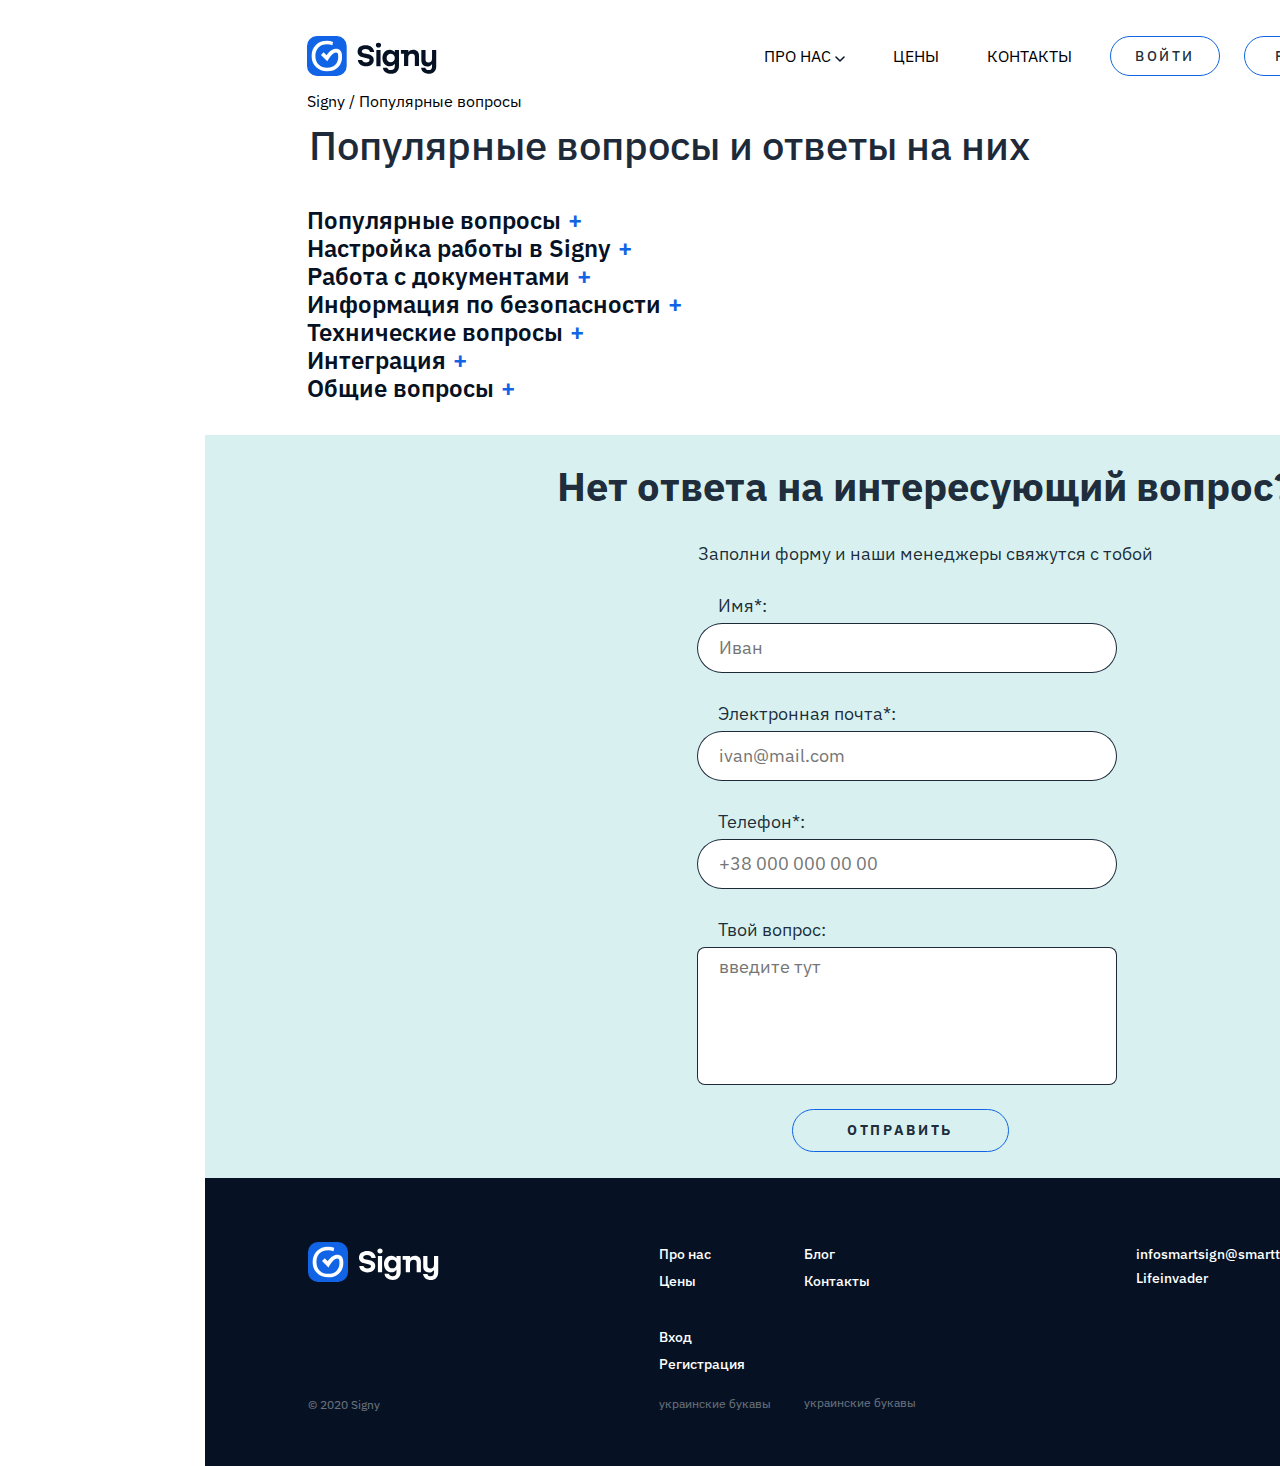
<file: FAQ/FAQ.html>
<!DOCTYPE html>
<html lang="en">

<head>
    <meta charset="UTF-8">
    <meta name="viewport" content="width=device-width, initial-scale=1.0">
    <title>Signy - FAQ</title>
    <link rel="stylesheet" href="css/normalize.css">
    <link rel="stylesheet" href="css/styles.css">
    <link href="https://fonts.googleapis.com/css2?family=IBM+Plex+Sans:wght@300&display=swap" rel="stylesheet">
    <script src="Scripts/Navbar.js"></script>
</head>

<body>
    <div class="WebPage">
        <header class="header">
            <div class="container flex header-container" id="Header">
                <a href="../Main/main.html" class="header-logo">
                    <img src="img/[Header] Logo.svg" class="header-logo" alt="logo" draggable="false">
                </a>

                <nav class="header-nav" style="display: flex; flex-direction: row;">
                    <ul class="header-list list-reset flex">
                        <li class="header-list-item">
                            <!--Dropbox#1-->
                            <button onclick="DDabout()" class="btn-reset uppercase header-link About_dropbtn"> Про нас
                                <img src="img/[Header] Arrow.svg" id="arrow_about"></button>
                            <div id="DD_About" class="DD_About-items">
                                <a href="../Blog/blog.html" class="uppercase">блог</a>
                                <a href="../Videos/Videos.html" class="uppercase">видео</a>
                                <a href="../FAQ/FAQ.html" class="uppercase">вопросы</a>
                            </div>
                            <!--Dropbox#1-->
                        </li>
                        <li class="header-list-item">
                            <button class="btn-reset uppercase">
                                цены
                            </button>
                        </li>

                        <li class="header-list-item">
                            <a href="../Contacts/Contacts.html">
                                <button class="btn-reset uppercase">
                                    Контакты
                                </button>
                            </a>
                        </li>
                    </ul>
                    <button class="btn-reset btn uppercase"
                        style="margin-left: 32px; margin-right: 24px; width: 110px;">
                        Войти </button>
                    <button class="btn-reset btn uppercase" style="width: 189px;">Регистрация</button>
                    <ul class="header-list list-reset flex">
                        <li class="header-list-item" style="margin-left: 36px;">
                            <!--Dropbox#2-->
                            <button onclick="DDlang()" class="btn-reset uppercase Lang_dropbtn"> язык <img
                                    src="img/[Header] Arrow.svg" id="arrow_Lang"></button>
                            <div id="DD_Lang" class="DD_Lang-items">
                                <a href="#" class="uppercase">рус</a>
                                <a href="#" class="uppercase">англ</a>
                                <a href="#" class="uppercase">укрф</a>
                            </div>
                            <!--Dropbox#2-->
                        </li>
                    </ul>
                </nav>
            </div>
            <section class="Header_bottom">
                <div class="sectionName">
                    <p><a href="../Main/main.html">Signy</a>&nbsp;/&nbsp;Популярные вопросы</p>
                </div>
            </section>
        </header>
        <main class="main">
            <div class="FAQ">
                <h1>Популярные вопросы и&nbsp;ответы на&nbsp;них</h1>
                <ul class="DropdownFAQ" id="DropdownFAQ">
                    <li><div class="DDhide DDfaqH">Популярные вопросы</div>
                        <ul>
                            <li><div class="DDhide DDfaqContent">Выпадающий список</div>
                                <ul>
                                    <p>
                                        Lorem ipsum dolor sit, amet consectetur adipisicing elit. Blanditiis numquam
                                        voluptates repellat? Aspernatur dolore corrupti explicabo officia neque commodi,
                                        iure perferendis praesentium earum exercitationem saepe quae incidunt cupiditate
                                        ipsum error.
                                    </p>
                                </ul>
                            </li>
                        </ul>

                    </li>

                    <!---->

                    <li><div class="DDhide DDfaqH">Настройка работы в&nbsp;Signy</div>
                        <ul>
                            <li><div class="DDhide DDfaqContent">Выпадающий список</div>
                                <ul>
                                    <p>
                                        Lorem ipsum dolor sit, amet consectetur adipisicing elit. Blanditiis numquam
                                        voluptates repellat? Aspernatur dolore corrupti explicabo officia neque commodi,
                                        iure perferendis praesentium earum exercitationem saepe quae incidunt cupiditate
                                        ipsum error.
                                    </p>
                                </ul>
                            </li>
                        </ul>
                    </li>

                    <!---->

                    <li><div class="DDhide DDfaqH">Работа с&nbsp;документами</div>
                        <ul>
                            <li><div class="DDhide DDfaqContent">Выпадающий список</div>
                                <ul>
                                    <p>
                                        Lorem ipsum dolor sit, amet consectetur adipisicing elit. Blanditiis numquam
                                        voluptates repellat? Aspernatur dolore corrupti explicabo officia neque commodi,
                                        iure perferendis praesentium earum exercitationem saepe quae incidunt cupiditate
                                        ipsum error.
                                    </p>
                                </ul>
                            </li>
                        </ul>
                    </li>

                    <!---->

                    <li><div class="DDhide DDfaqH">Информация по&nbsp;безопасности</div>
                        <ul>
                            <li><div class="DDhide DDfaqContent">Выпадающий список</div>
                                <ul>
                                    <p>
                                        Lorem ipsum dolor sit, amet consectetur adipisicing elit. Blanditiis numquam
                                        voluptates repellat? Aspernatur dolore corrupti explicabo officia neque commodi,
                                        iure perferendis praesentium earum exercitationem saepe quae incidunt cupiditate
                                        ipsum error.
                                    </p>
                                </ul>
                            </li>
                        </ul>
                    </li>
                    <!---->
                    <li><div class="DDhide DDfaqH">Технические вопросы</div>
                        <ul>
                            <li><div class="DDhide DDfaqContent">Выпадающий список</div>
                                <ul>
                                    <p>
                                        Lorem ipsum dolor sit, amet consectetur adipisicing elit. Blanditiis numquam
                                        voluptates repellat? Aspernatur dolore corrupti explicabo officia neque commodi,
                                        iure perferendis praesentium earum exercitationem saepe quae incidunt cupiditate
                                        ipsum error.
                                    </p>
                                </ul>
                            </li>
                        </ul>
                    </li>
                    <!---->
                    <li><div class="DDhide DDfaqH">Интеграция</div>
                        <ul>
                            <li><div class="DDhide DDfaqContent">Выпадающий список</div>
                                <ul>
                                    <p>
                                        Lorem ipsum dolor sit, amet consectetur adipisicing elit. Blanditiis numquam
                                        voluptates repellat? Aspernatur dolore corrupti explicabo officia neque commodi,
                                        iure perferendis praesentium earum exercitationem saepe quae incidunt cupiditate
                                        ipsum error.
                                    </p>
                                </ul>
                            </li>
                        </ul>
                    </li>
                    <!---->
                    <li><div class="DDhide DDfaqH">Общие вопросы</div>
                        <ul>
                            <li><div class="DDhide DDfaqContent">Выпадающий список</div>
                                <ul>
                                    <p>
                                        Lorem ipsum dolor sit, amet consectetur adipisicing elit. Blanditiis numquam
                                        voluptates repellat? Aspernatur dolore corrupti explicabo officia neque commodi,
                                        iure perferendis praesentium earum exercitationem saepe quae incidunt cupiditate
                                        ipsum error.
                                    </p>
                                </ul>
                            </li>
                        </ul>
                    </li>
                </ul>
            </div>
            <script src="Scripts/FAQ_dropdown.js"></script>
        </main>
    </div>
    <div class="Form flex">
        <div class="Container">
            <h1>Нет ответа на&nbsp;интересующий вопрос?</h1>
            <p>Заполни форму и&nbsp;наши менеджеры свяжутся с&nbsp;тобой</p>
            <div class="form-items">
                <form action="#">
                    <div class="textbox-input flex">
                        <p>Имя*:</p>
                        <input type="text" placeholder="Иван" required>
                    </div>
                    <div class="textbox-input flex">
                        <p>Электронная почта*:</p>
                        <input type="email" placeholder="ivan@mail.com" required>
                    </div>
                    <div class="textbox-input flex">
                        <p>Телефон*:</p>
                        <input type="tel" placeholder="+38 000 000 00 00" required>
                    </div>
                    <div class="textbox-input flex">
                        <p>Твой вопрос:</p>
                        <textarea placeholder="введите тут"></textarea>
                    </div>
                    <button>Отправить</button>
                </form>
            </div>
        </div>
    </div>
    <section class="footer">
        <!--Form Space-->

        <div class="foot flex">
            <div class="foot-container" style="margin-left: 103px;">
                <img src="img/[Footer] Logo.svg" alt="Logo_Footer">
                <p class="Graytext_Footer" style="margin-top: 104px;">
                    &copy;&nbsp;2020 Signy
                </p>
            </div>

            <div class="foot-container flex">
                <!--Left-->
                <div style="margin-right: 33px;">
                    <ul class="list-reset">
                        <li><a href="../About/About.html">Про нас</a></li>
                        <li>Цены</li>
                    </ul>
                    <ul class="list-reset" style="margin-top: 32px;">
                        <li>Вход</li>
                        <li>Регистрация</li>
                    </ul>
                    <p class="Graytext_Footer" style="margin-top: 16px;">украинские букавы</p>
                </div>

                <!--Right-->
                <div>
                    <ul class="list-reset">
                        <li><a href="../Blog/blog.html">Блог</a></li>
                        <li><a href="../Contacts/Contacts.html">Контакты</a></li>
                    </ul>
                    <p class="Graytext_Footer" style="margin-top: 98px;">украинские букавы</p>
                </div>
            </div>

            <div class="foot-container flex">
                <div style="margin-right: 40px;">
                    <p>infosmartsign@smarttender.biz</p>
                    <p>Lifeinvader</p>
                </div>

                <div class="Graytext_Footer2" style="margin-right: 24px;">
                    <ul class="list-reset">
                        <li>55266 Marcel Glen Suite 748 South Elliotchester, AR 63951</li>
                        <li>+1-932-847-5476</li>
                        <li>(376) 304-9537 x80419</li>
                        <li>1-654-914-8180 x51616</li>
                    </ul>
                </div>
            </div>
        </div>
    </section>
</body>

</html>
</file>
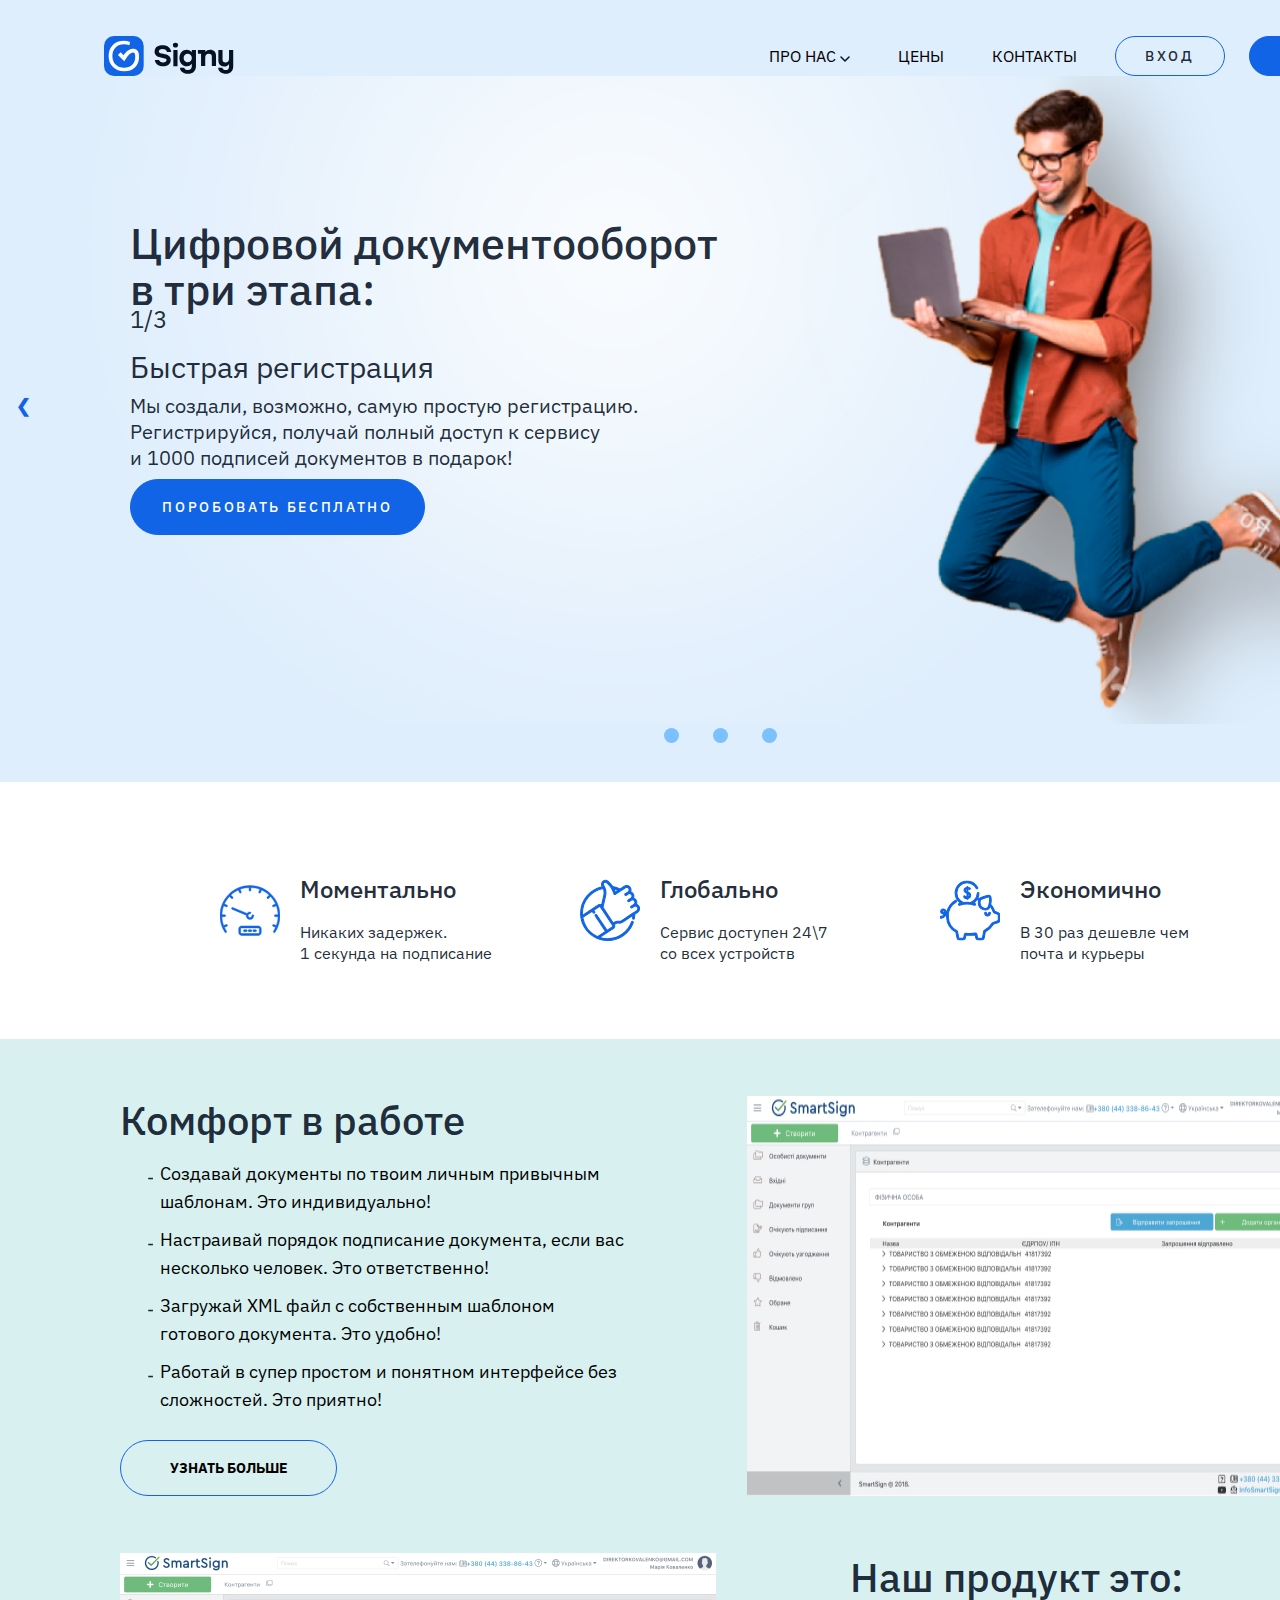
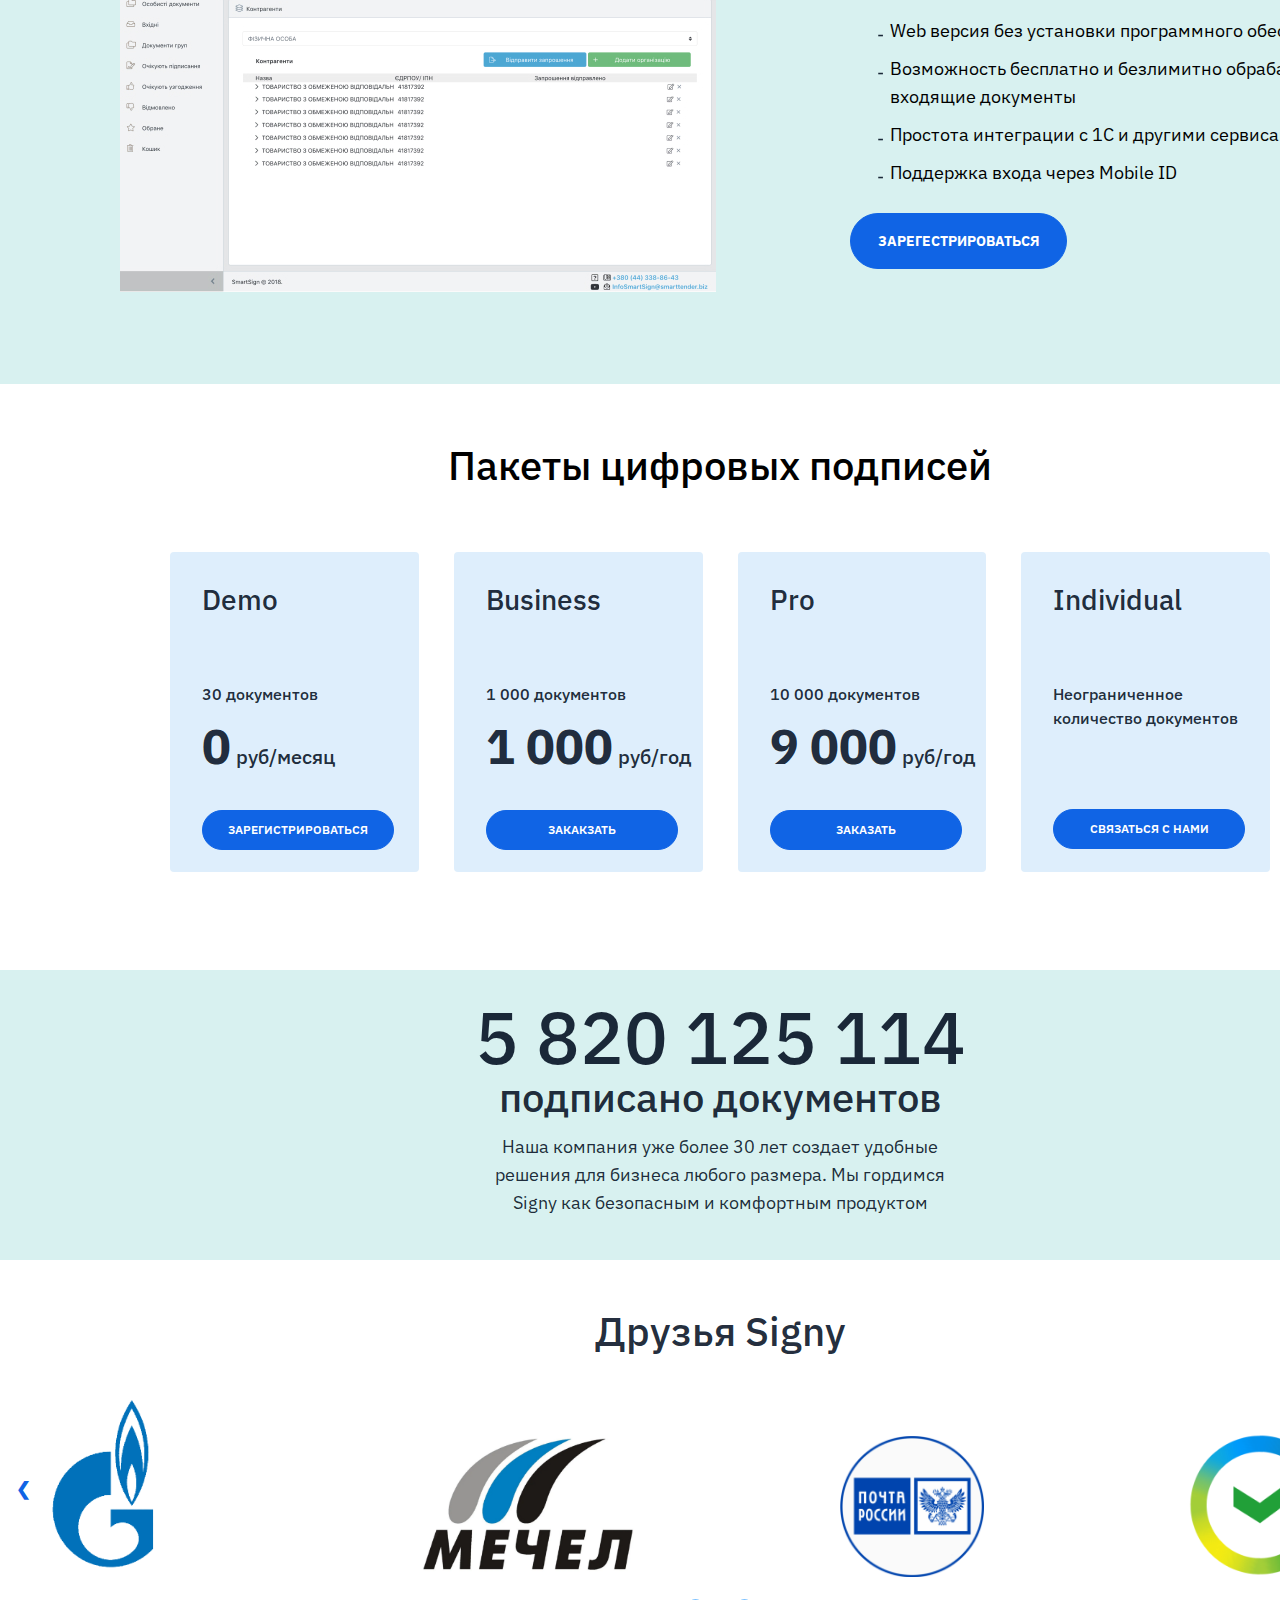
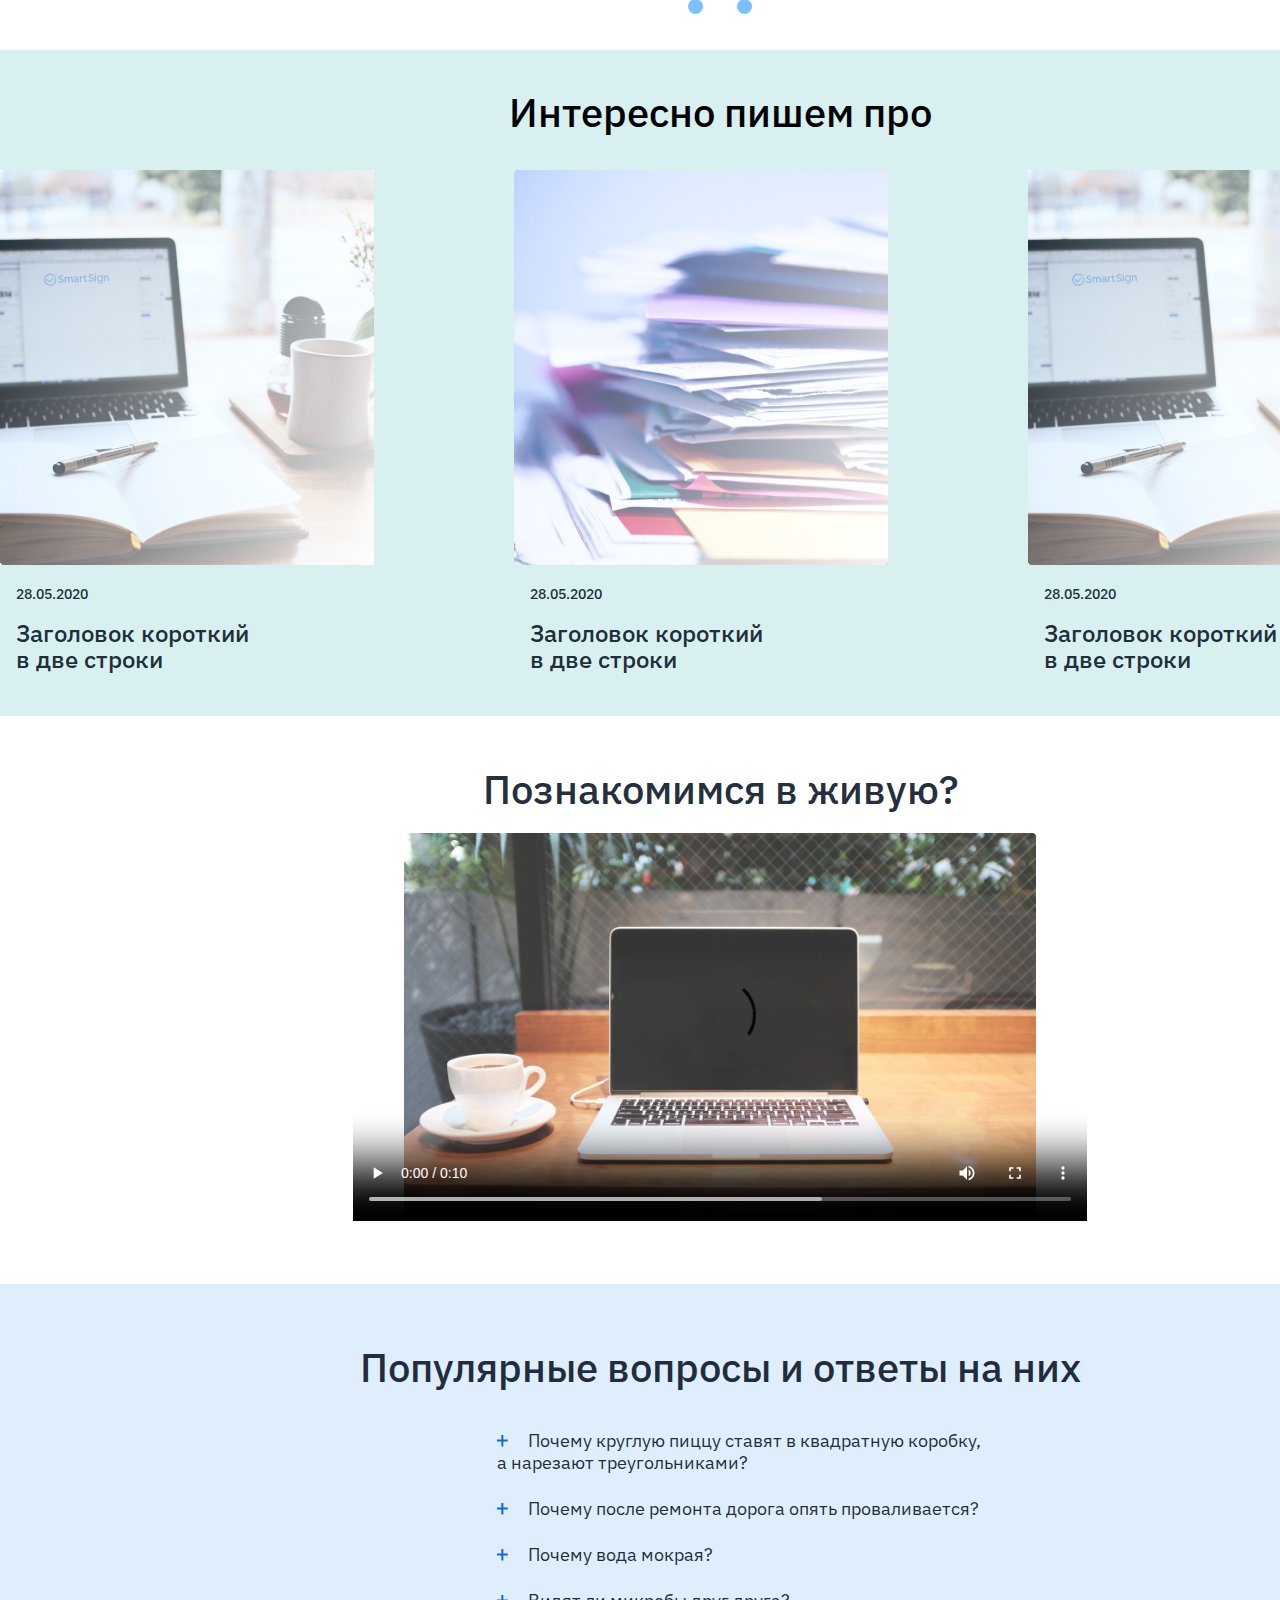
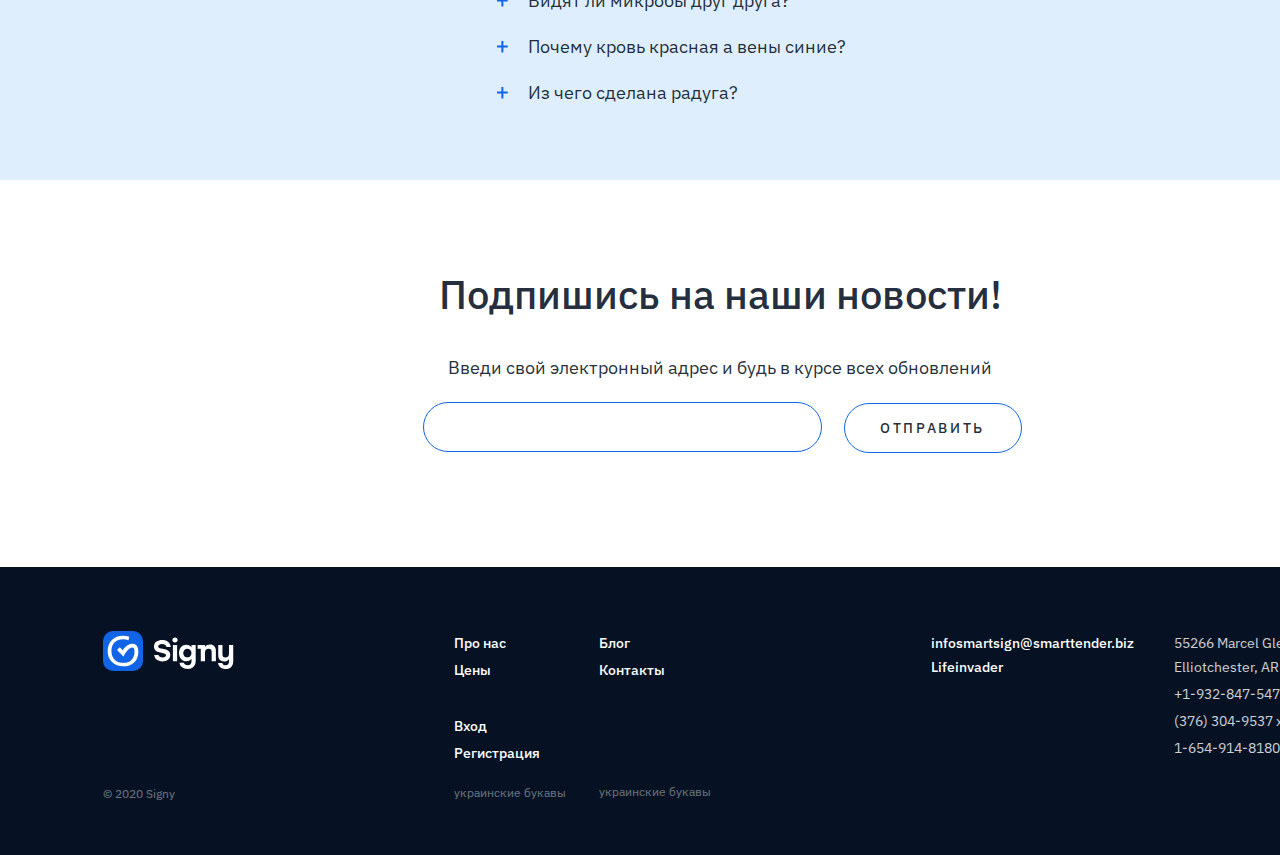
<file: Main/main.html>
<!DOCTYPE html>
<html lang="ru">
<head>
    <meta charset="UTF-8">
    <meta name="viewport" content="width=device-width, initial-scale=1.0">
    <link href="https://fonts.googleapis.com/css2?family=IBM+Plex+Sans:wght@300&display=swap" rel="stylesheet">
    <link rel="stylesheet" href="style.css">
    <link rel="stylesheet" href="normalize.css">
    <script src="Scripts/Navbar.js"></script>
    <title>Signy - Main</title>
</head>
<body>
    <header class="header" id="NavBar-Home">
        <div class="container flex header-container" id="Header">
            <a href="#" class="header-logo">
                <img src="img/Group 7.svg" class="header-logo" alt="logo" draggable="false">
            </a>
            <nav class="header-nav" style="display: flex; flex-direction: row;">
                <ul class="header-list list-reset flex">
                    <li class="header-list-item">
                        <!--Dropbox#1-->
                        <button onclick="DDabout()" class="btn-reset uppercase header-link About_dropbtn"> Про нас <img src="img/Vector 36.svg" id="arrow_about"></button>
                        <div id="DD_About" class="DD_About-items">
                            <a href="../Blog/blog.html" class="uppercase">блог</a>
                            <a href="../Videos/Videos.html" class="uppercase">видео</a>
                            <a href="../FAQ/FAQ.html" class="uppercase">вопросы</a>
                        </div>
                        <!--Dropbox#1-->
                    </li>
                    <li class="header-list-item">
                        <button class="btn-reset uppercase">
                            цены
                        </button>
                    </li>
                    
                    <li class="header-list-item">
                        <a href="../Contacts/Contacts.html">
                            <button class="btn-reset uppercase">
                                Контакты
                            </button>
                        </a>
                    </li>
                </ul>
                <button class="btn-reset btn uppercase" style="margin-left: 32px; margin-right: 24px; width: 110px;"> Вход </button>
                <button class="btn-reset btn uppercase" style="width: 189px; background-color: #1064E5; color: white;">Регистрация</button>
                <ul class="header-list list-reset flex">
                    <li class="header-list-item" style="margin-left: 36px;">
                        <!--Dropbox#1-->
                        <button onclick="DDlang()" class="btn-reset uppercase Lang_dropbtn"> язык <img src="img/Vector 36.svg" id="arrow_Lang"></button>
                        <div id="DD_Lang" class="DD_Lang-items">
                            <a href="#" class="uppercase">рус</a>
                            <a href="#" class="uppercase">англ</a>
                        </div>
                        <!--Dropbox#1-->
                    </li>
                </ul>
            </nav>
        </div>
        <div class="carusel">
            <div class="slideshow-container">
                <div class="mySlides1">
                    <div class="h1">Цифровой документооборот <br> в три этапа:</div>
                    <div class="numbertext">1/3</div>
                    <div class="h3">Быстрая регистрация</div>
                    <div class="text">Мы&nbsp;создали, возможно, самую простую регистрацию. <br>Регистрируйся, получай полный доступ к&nbsp;сервису и&nbsp;1000 подписей документов в&nbsp;подарок!</div>
                    <button class="slide-button" style="background: #1064E5; color: white;">Поробовать бесплатно</button>
                    <img src="img/box.png" alt="1" style="width: 100%;">
                </div>
                <div class="mySlides1">
                    <div class="h1">Цифровой документооборот <br> в три этапа:</div>
                    <div class="numbertext">2/3</div>
                    <div class="h3">Загрузи документ</div>
                    <div class="text">Загружай в&nbsp;систему любой документ которые надо подписать, договор, акт выполненных работ,
                        да&nbsp;что угодно</div>
                        <button class="slide-button" style="background: #1064E5; color: white;">Поробовать бесплатно</button>
                    <img src="img/box (1).png" alt="2" style="width: 100%;">
                </div>
                <div class="mySlides1">
                    <div class="h1">Цифровой документооборот <br> в три этапа:</div>
                    <div class="numbertext">3/3</div>
                    <div class="h3">Подпиши и отправь</div>
                    <div class="text">Подписывай своей электронно-цифровой подписью и&nbsp;за&nbsp;долю секунды отправь партнеру или компании.<br>
                        Он&nbsp;подписывает в&nbsp;ответ и&nbsp;все! Готово!</div>
                    <img src="img/box (2).png" alt="3" style="width: 100%;">
                </div>
                <a class="prev" onclick="plusSlides(-1, 0)">❮</a>
                <a class="next" onclick="plusSlides(1, 0)">❯</a>
            </div>
            <div style="text-align: center;">
                <span class="dot" onclick="currenrSlide(1)"></span>
                <span class="dot" onclick="currenrSlide(2)"></span>
                <span class="dot" onclick="currenrSlide(3)"></span>
            </div>
        </div>
    </header>  
    <main>
        <div class="MGE flex">
            <div class="flex mge">
                <img src="img/Group.svg" alt="">
                <div class="MGE-text">
                    <h3>Моментально</h3>
                    <p>Никаких задержек.<br>1&nbsp;секунда на&nbsp;подписание</p>
                </div>
            </div>
            <div class="flex mge">
                <img src="img/Vector.svg" alt="">
                <div class="MGE-text">
                    <h3>Глобально</h3>
                    <p>Сервис доступен 24\7&nbsp;<br>со всех устройств</p>
                </div>
            </div>
            <div class="flex mge">
                <img src="img/piggy-bank 1.svg" alt="">
                <div class="MGE-text">
                    <h3>Экономично</h3>
                    <p>В&nbsp;30&nbsp;раз дешевле чем <br>почта и&nbsp;курьеры</p>
                </div>
            </div>
        </div>
        <div class="green">
            <div class="greenmain">
                <div class="flex g1">
                    <div  style="margin: 0; padding: 0; margin-right: 115px;">
                        <h2>Комфорт в&nbsp;работе</h2>
                        <ul >
                            <li>Создавай документы по&nbsp;твоим личным привычным шаблонам. Это индивидуально!</li>
                            <li>Настраивай порядок подписание документа, если вас несколько человек. Это ответственно!</li>
                            <li>Загружай XML файл с&nbsp;собственным шаблоном готового документа. Это удобно!</li>
                            <li>Работай в&nbsp;супер простом и&nbsp;понятном интерфейсе без сложностей. Это приятно!</li>
                        </ul>
                        <button class="gb1 btn-reset">Узнать больше</button>
                    </div>
                    <img src="img/Group 1261.jpg" alt="" class="img">
                </div>
                <div class="flex g2">
                    <img src="img/Group 1261.jpg" alt="" class="img">
                    <div style="margin-left: 134px;">
                        <h2>Наш продукт это:</h2>
                        <ul >
                            <li>Web версия без установки программного обеспечения</li>
                            <li>Возможность бесплатно и&nbsp;безлимитно обрабатывать входящие документы</li>
                            <li>Простота интеграции с&nbsp;1С&nbsp;и&nbsp;другими сервисами</li>
                            <li>Поддержка входа через Mobile&nbsp;ID</li>
                        </ul>
                        <button class="gb2 btn-reset">Зарегестрироваться</button>
                    </div>
                </div>
            </div>
        </div>

        <div class="pakety">
            <h2>Пакеты цифровых подписей</h2>
            <div class="flex bloki">
                <div class="blok">
                    <h3 class="type">Demo</h3>
                    <p class="doc">30 документов</p>
                    <p class="price"><b style="font-weight: 700; font-size: 48px; line-height: 48px;">0</b> руб/месяц</p>
                    <button class="btn-pak">Зарегистрироваться</button>
                </div>
                <div class="blok">
                    <h3 class="type">Business</h3>
                    <p class="doc">1 000 документов</p>
                    <p class="price"><b style="font-weight: 700; font-size: 48px; line-height: 48px;">1 000</b> руб/год</p>
                    <button class="btn-pak">Закакзать</button>
                </div>
                <div class="blok">
                    <h3 class="type">Pro</h3>
                    <p class="doc">10 000 документов</p>
                    <p class="price"><b style="font-weight: 700; font-size: 48px; line-height: 48px;">9 000</b> руб/год</p>
                    <button class="btn-pak">Заказать</button>
                </div>
                <div class="blok">
                    <h3 class="type">Individual</h3>
                    <p class="doc">Неограниченное <br>количество документов</p>
                    <button style="margin-top: 63px;"  class="btn-pak">Связаться с нами</button>
                </div>
            </div>
        </div>
        <div class="uspeh">
            <h1>5 820 125 114</h1>
            <h3>подписано документов</h3>
            <p>Наша компания уже более 30&nbsp;лет создает удобные решения для бизнеса любого размера. Мы&nbsp;гордимся Signy как безопасным и&nbsp;комфортным продуктом</p>
        </div>
        <div class="friends">
            <h2>Друзья Signy</h2>
            <div  class="slideshow-container">
                <div class="mySlides2 fade">
                    <img src="img/лого_газпром-removebg-preview.png" alt="" style="width: 15%; height: 15%;">
                    <img src="img/лого мечел.png" alt="" style="width: 15%; height: 15%;">
                    <img src="img/лого почта россии.png" alt="" style="width: 10%; height: 10%;">
                    <img src="img/лого сбер2.png" alt="" style="width: 10%; height: 10%;">
                </div>
                <div class="mySlides2 fade">
                    <img src="img/лого союзпищ.jpg" alt="" style="width: 10%; height: 10%;">
                    <img src="img/лого чапфа.png" alt="" style="size: 10%;">
                    <img src="img/лого чтз.jpg" alt="" style="width: 15%; height: 15%;">
                    <img src="img/лого яндекс2.png" alt="" style="width: 15%; height: 15%;">
                </div>
                <a class="prev" onclick="plusSlides(-1, 1)">❮</a>
                <a class="next" onclick="plusSlides(1, 1)">❯</a>
            </div>
            <br>
            <div style="text-align: center;">
                <span class="dot" onclick="currenrSlide(1)"></span>
                <span class="dot" onclick="currenrSlide(2)"></span>
        
            </div>
            <script>
                /*переключение мышкой*/
                var slideIndex = [1,1];
                var slideId = ["mySlides1", "mySlides2"]
                showSlides(1, 0);
                showSlides(1, 1);

                function plusSlides(n, no) {
                showSlides(slideIndex[no] += n, no);
                }

                function showSlides(n, no) {
                var i;
                var x = document.getElementsByClassName(slideId[no]);
                if (n > x.length) {slideIndex[no] = 1}    
                if (n < 1) {slideIndex[no] = x.length}
                for (i = 0; i < x.length; i++) {
                    x[i].style.display = "none";  
                }
                x[slideIndex[no]-1].style.display = "block";  
                }
            </script>
        </div>
        <div class="interesting">
            <h2>Интересно пишем про </h2>
            <div class="flex something">
                <div class="someone">
                    <img src="img/Placeholder.png" alt="" class="inner">
                    <p class="data">28.05.2020</p>
                    <p class="txt">Заголовок короткий в&nbsp;две строки</p>
                </div>
                <div class="someone">
                    <img src="img/Placeholder.png" alt="" class="inner2">
                    <p class="data">28.05.2020</p>
                    <p class="txt">Заголовок короткий в&nbsp;две строки</p>
                </div>
                <div class="someone">
                    <img src="img/Placeholder.png" alt="" class="inner">
                    <p class="data">28.05.2020</p>
                    <p class="txt">Заголовок короткий в&nbsp;две строки</p>
                </div>
            </div>
        </div>
        <div class="live">
            <h2>Познакомимся в&nbsp;живую?</h2>
            <video class="video" poster="img/Placeholder (3).png" width="734" height="451" controls="controls" src="img/The Weeknd - Take My Breath [MusicNews1.org].mp4"></video>
        </div>
        <div class="questions">
            <div class="quest">
                <h2>Популярные вопросы и&nbsp;ответы на&nbsp;них</h2>
                <ul class="spisok" id="spisok">
                    <li>
                        <div class="plus DDfaqContent">Почему круглую пиццу ставят в&nbsp;квадратную коробку, а&nbsp;нарезают треугольниками?</div> 
                        <ul>
                            <p>Так надо</p>
                        </ul>
                    </li>
                    <li>
                        <div class="plus DDfaqContent">Почему после ремонта дорога опять проваливается?</div> 
                        <ul>
                            <p>Потому что делают ее без соблюдения технологических процессов.</p>
                        </ul>
                    </li>
                    <li>
                        <div class="plus DDfaqContent">Почему вода мокрая?</div> 
                        <ul>
                            <p>Потому что</p>
                        </ul>
                    </li>
                    <li>
                        <div class="plus DDfaqContent">Видят&nbsp;ли микробы друг друга?</div> 
                        <ul>
                            <p>Нет</p>
                        </ul>
                    </li>
                    <li>
                        <div class="plus DDfaqContent">Почему кровь красная а&nbsp;вены синие?</div> 
                        <ul>
                            <p>kuygkuyjhgk</p>
                        </ul>
                    </li>
                    <li>
                        <div class="plus DDfaqContent">Из&nbsp;чего сделана радуга?</div> 
                        <ul>
                            <p>Из Skittles</p>
                        </ul>
                    </li>
                </ul>
                <script>
                    window.onload = function func(){
                        for (let li of spisok.querySelectorAll('li')){
                            li.children[1].hidden = true;
                        }
                    }
                    spisok.onclick = function(event){
                        if (event.target.tagName != 'DIV') return;
                        let DropDownContainer = event.target.parentNode.querySelector('ul');
                        if (!DropDownContainer) return;
    
                        DropDownContainer.hidden = !DropDownContainer.hidden;
                        if (DropDownContainer.hidden){
                            event.target.classList.add('plus');
                            event.target.classList.remove('minus');
                        }
                        else{
                            event.target.classList.add('minus');
                            event.target.classList.remove('plus');
                        }
                    }
                </script>
            </div>
            
        </div>
    </main>
    <section class="footer">
        <div class="SubPanel" id="SubscribeSection">
            <div class="SubIn" id="Div1">
                <h2>Подпишись на наши новости!</h2>
                <p>Введи свой электронный адрес и&nbsp;будь в&nbsp;курсе всех обновлений</p>
                <form onsubmit="email()" action="#SubscribeSection">
                    <input id="input" class="input_border" onblur="Checker()" onfocus="Focus()">
                    <button class="uppercase btn-reset btn">отправить</button>
                </form>
                <div id="invalid_err">
                </div>
            </div>
            <div class="SubOut" id="Div2">
                <h2>Отлично!</h2>
                <div id="Msg">
                    На&nbsp;адресс %email% теперь будут приходить самые важные новости
                </div>
            </div>
        </div>
        <script>
            function email(){
    var EmailInfo =document.getElementsByTagName('input')[0]
    if (EmailInfo.classList.contains('valid') && EmailInfo.value.includes('@')){
        var Text = document.getElementById("Msg");
        Text.innerText = `На адресс ${EmailInfo.value} теперь будут приходить самые важные новости`;
        setTimeout(hider, 750)

    }
    else{
        Checker();
    }
}

function Checker(){
    var input = document.getElementsByTagName('input')[0];
    var err = document.getElementById("invalid_err");
    var inputbox = document.getElementById('input');
    if (input.value.match(/^(([^<>()[\]\\.,;:\s@\"]+(\.[^<>()[\]\\.,;:\s@\"]+)*)|(\".+\"))@((\[[0-9]{1,3}\.[0-9]{1,3}\.[0-9]{1,3}\.[0-9]{1,3}\])|(([a-zA-Z\-0-9]+\.)+[a-zA-Z]{2,}))$/)==null) { // не email
        inputbox.classList.add('invalid');
        err.innerText = "Введите корректный email";
    }
    else{
        inputbox.classList.add('valid');
    }
}

function Focus(){
    var input = document.getElementsByTagName('input')[0];
    var err = document.getElementById("invalid_err");
    if (input.classList.contains('invalid')) {
      input.classList.remove('invalid');
      err.innerText = " ";
    }
    if (input.classList.contains('valid')){
        input.classList.remove('valid');
    }
}

function hider(){
    document.getElementById('Div1').style.display = 'none';
    document.getElementById('Div2').style.display = 'block';
}
        </script>

        <div class="foot flex">
            <div class="foot-container" style="margin-left: 103px;">
                <img src="img/Group 7 (2).svg" alt="Logo_Footer">
                <p class="Graytext_Footer" style="margin-top: 104px;">
                    &copy;&nbsp;2020 Signy
                </p>
            </div>

            <div class="foot-container flex">
                <div style="margin-right: 33px;">
                    <ul class="list-reset">
                        <li><a href="../About/About.html">Про нас</a></li>
                        <li>Цены</li>
                    </ul>
                    <ul class="list-reset" style="margin-top: 32px;">
                        <li>Вход</li>
                        <li>Регистрация</li>
                    </ul>
                    <p class="Graytext_Footer" style="margin-top: 16px;">украинские букавы</p>
                </div>
                <div>
                    <ul class="list-reset">
                        <li><a href="../Blog/blog.html">Блог</a></li>
                        <li><a href="../Contacts/Contacts.html">Контакты</a></li>
                    </ul>
                    <p class="Graytext_Footer" style="margin-top: 98px;">украинские букавы</p>
                </div>
            </div>

            <div class="foot-container flex">
                <div style="margin-right: 40px;">
                    <p>infosmartsign@smarttender.biz</p>
                    <p>Lifeinvader</p>
                </div>
    
                <div class="Graytext_Footer2" style="margin-right: 24px;">
                    <ul class="list-reset">
                        <li>55266 Marcel Glen Suite 748 South Elliotchester, AR 63951</li>
                        <li>+1-932-847-5476</li>
                        <li>(376) 304-9537 x80419</li>
                        <li>1-654-914-8180 x51616</li>
                    </ul>
                </div>
            </div>
        </div>
    </section>
</body>
</html>
</file>
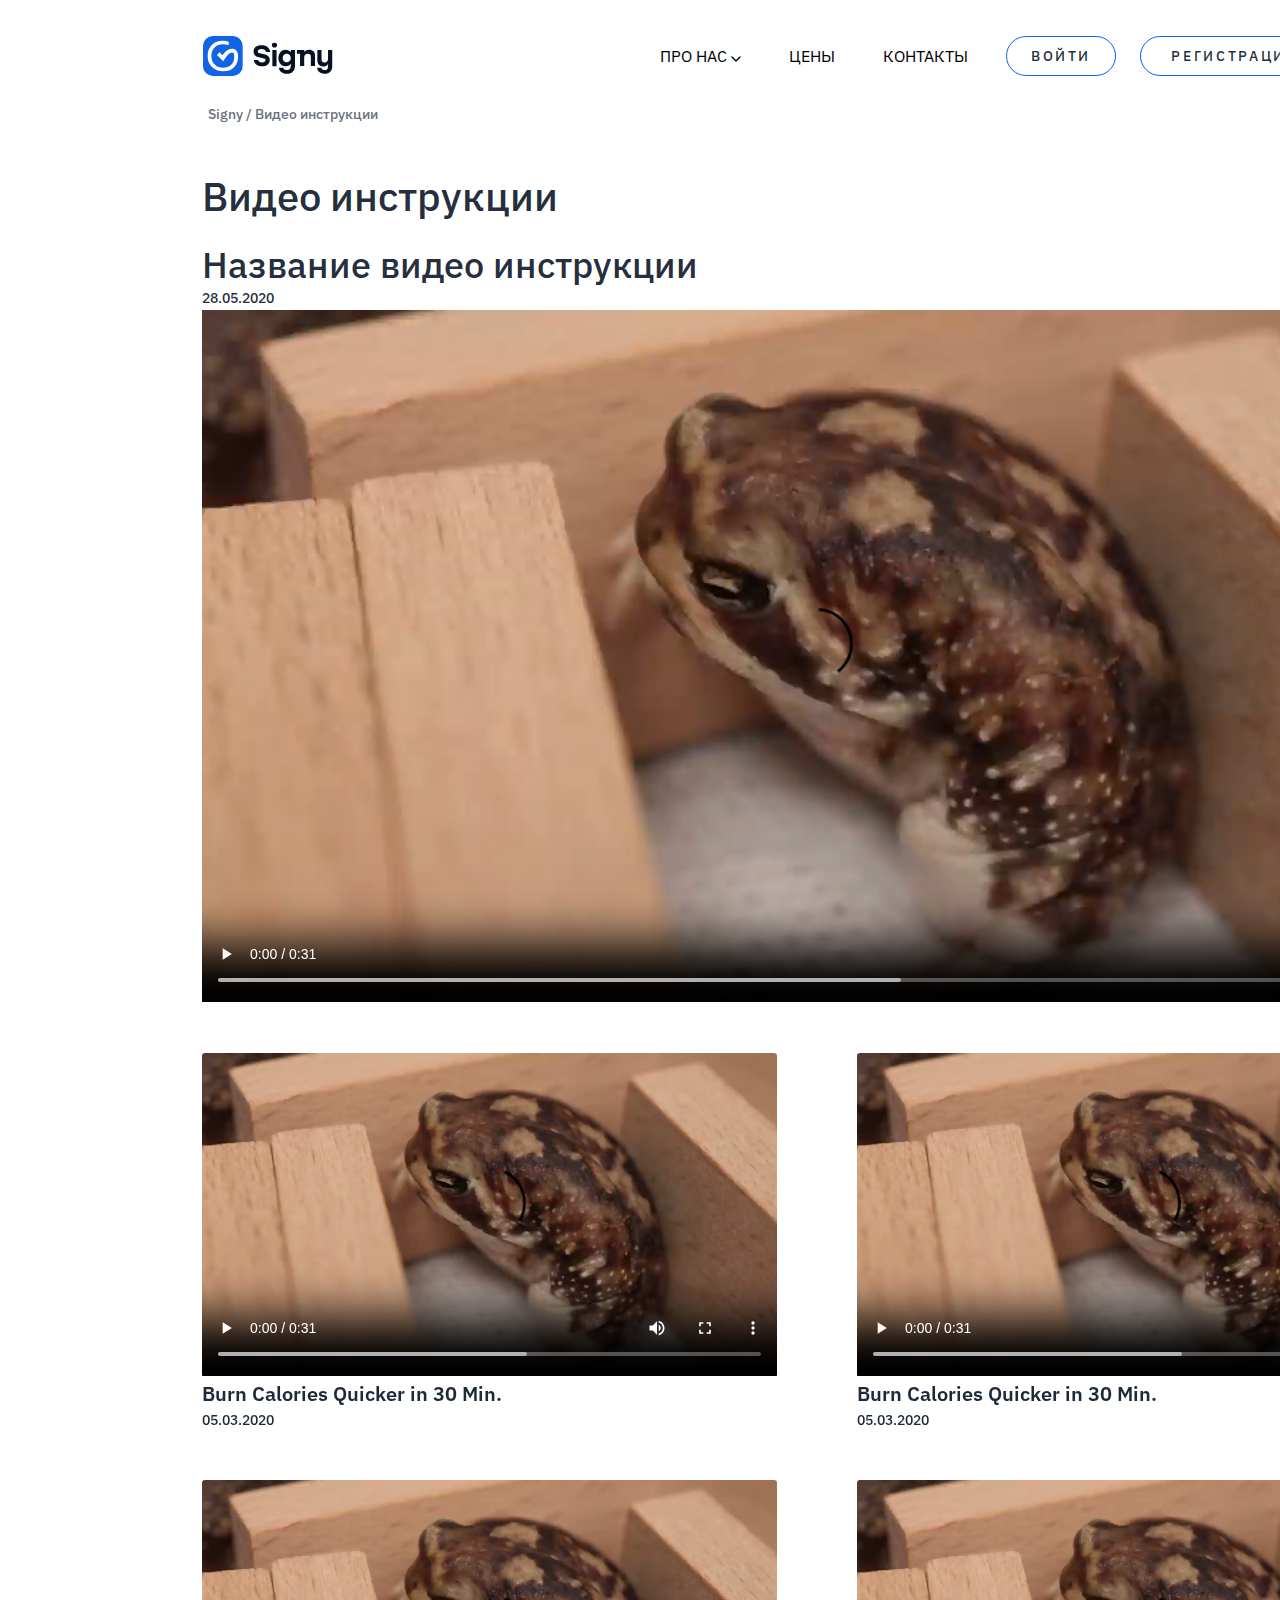
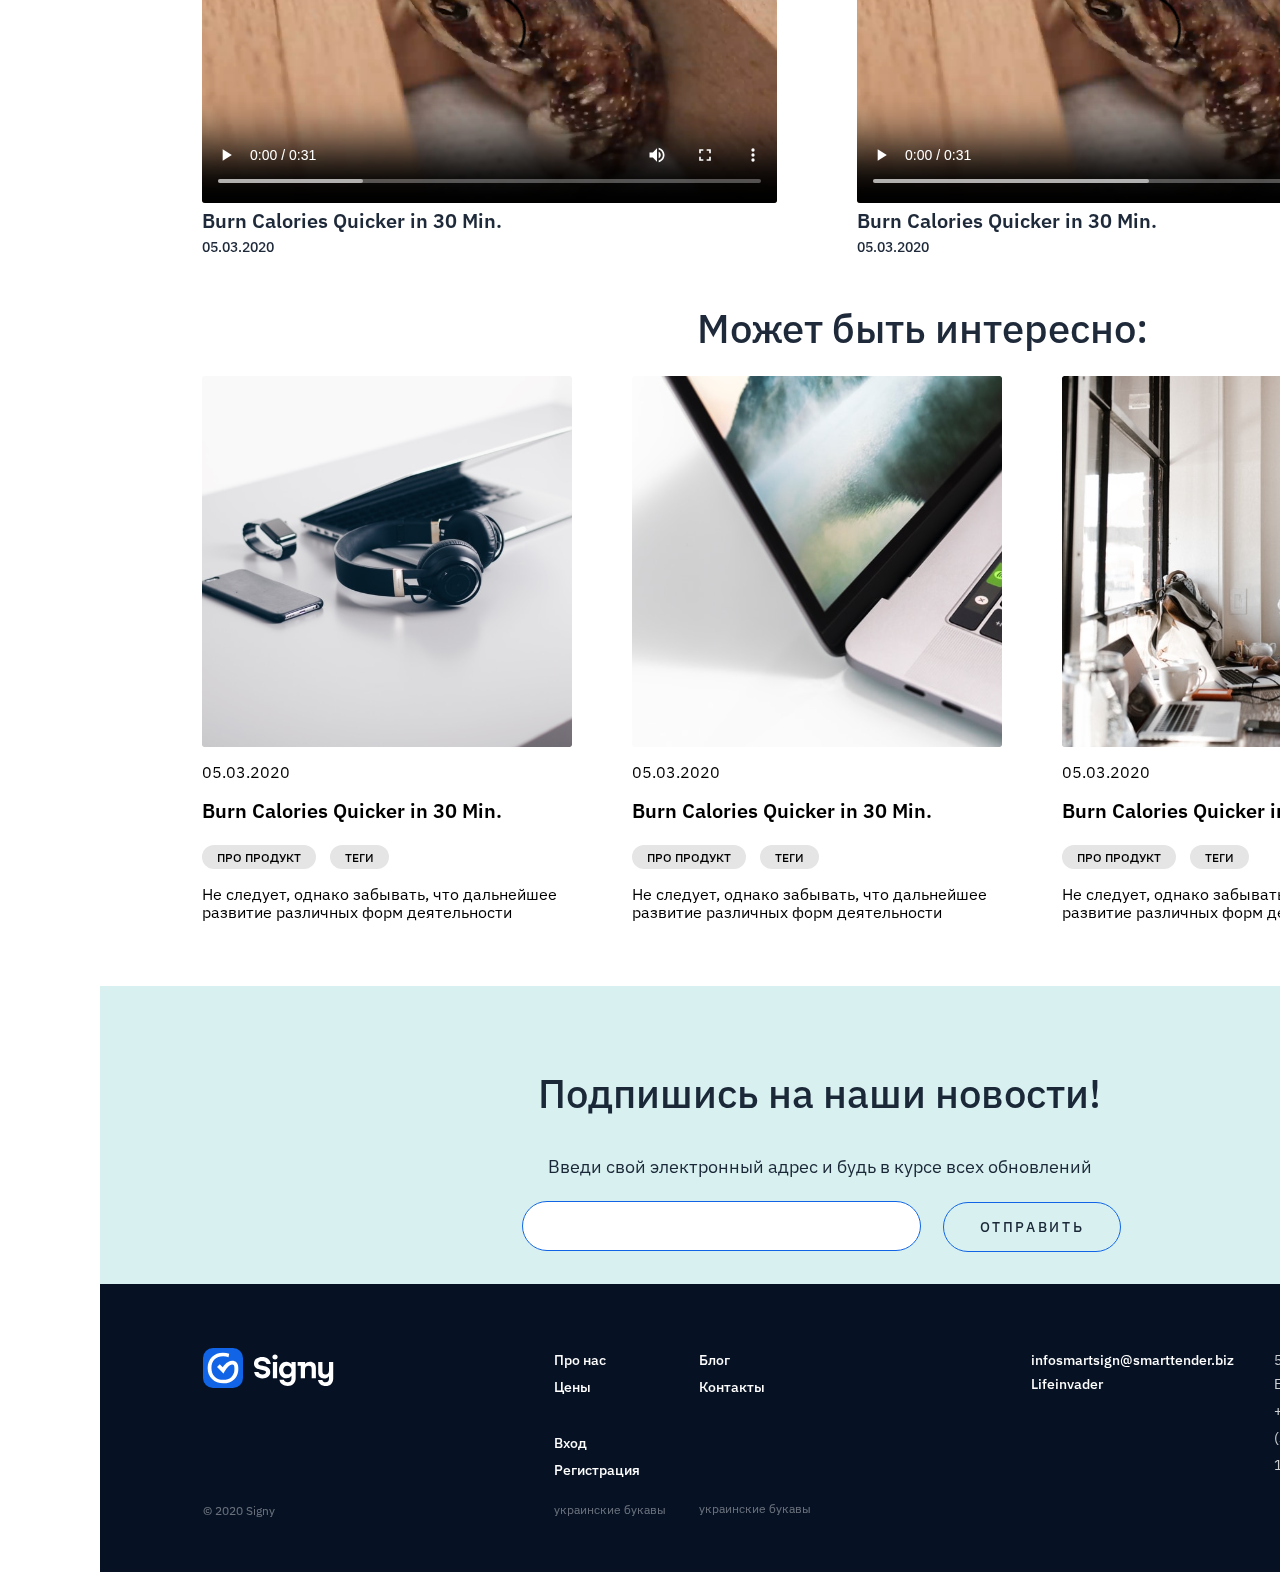
<file: Videos/Videos.html>
<!DOCTYPE html>
<html lang="en">

<head>
    <meta charset="UTF-8">
    <meta name="viewport" content="width=device-width, initial-scale=1.0">
    <title>Signy - Videos</title>
    <link rel="stylesheet" href="css/normalize.css">
    <link rel="stylesheet" href="css/styles.css">
    <link href="https://fonts.googleapis.com/css2?family=IBM+Plex+Sans:wght@300&display=swap" rel="stylesheet">
    <script src="Scripts/Navbar.js"></script>
    <script src="Scripts/Email.js"></script>
</head>

<body>
    <div class="WebPage">
        <header class="header">
            <div class="container flex header-container" id="Header">
                <a href="../Main/main.html" class="header-logo">
                    <img src="img/[Header] Logo.svg" class="header-logo" alt="logo" draggable="false">
                </a>
    
                <nav class="header-nav" style="display: flex; flex-direction: row;">
                    <ul class="header-list list-reset flex">
                        <li class="header-list-item">
                            <!--Dropbox#1-->
                            <button onclick="DDabout()" class="btn-reset uppercase header-link About_dropbtn"> Про нас <img
                                    src="img/[Header] Arrow.svg" id="arrow_about"></button>
                            <div id="DD_About" class="DD_About-items">
                                <a href="../Blog/blog.html" class="uppercase">блог</a>
                                <a href="../Videos/Videos.html" class="uppercase">видео</a>
                                <a href="../FAQ/FAQ.html" class="uppercase">вопросы</a>
                            </div>
                            <!--Dropbox#1-->
                        </li>
                        <li class="header-list-item">
                            <button class="btn-reset uppercase">
                                цены
                            </button>
                        </li>
    
                        <li class="header-list-item">
                            <a href="../Contacts/Contacts.html">
                                <button class="btn-reset uppercase">
                                    Контакты
                                </button>
                            </a>
                        </li>
                    </ul>
                    <button class="btn-reset btn uppercase" style="margin-left: 32px; margin-right: 24px; width: 110px;">
                        Войти </button>
                    <button class="btn-reset btn uppercase" style="width: 189px;">Регистрация</button>
                    <ul class="header-list list-reset flex">
                        <li class="header-list-item" style="margin-left: 36px;">
                            <!--Dropbox#2-->
                            <button onclick="DDlang()" class="btn-reset uppercase Lang_dropbtn"> язык <img
                                    src="img/[Header] Arrow.svg" id="arrow_Lang"></button>
                            <div id="DD_Lang" class="DD_Lang-items">
                                <a href="#" class="uppercase">рус</a>
                                <a href="#" class="uppercase">англ</a>
                                <a href="#" class="uppercase">укрф</a>
                            </div>
                            <!--Dropbox#2-->
                        </li>
                    </ul>
                </nav>
            </div>
            <section class="Header_bottom">
                <div class="sectionName">
                    <p><a href="../Main/main.html">Signy</a>&nbsp;/&nbsp;Видео инструкции</p>
                </div>
            </section>
        </header>
        <main class="main">
            <h1>Видео инструкции</h1>
            <div class="main_content">
                <div class="BigVideo">
                    <div class="VideoInfo">
                        <div class="VideoName">
                            Название видео инструкции
                        </div>
                        <div class="Date">
                            28.05.2020
                        </div>
                    </div>
                    <video src="video/VideoTemplate.mp4" controls width="1230">
                        VideoTemplate
                    </video>
                </div>
    
                <div class="VideoContainer flex">
                    <div class="vid">
                        <video src="video/VideoTemplate.mp4" controls>
                            VideoTemplate
                        </video>
                        <div class="VideoInfo">
                            <div class="VideoName">
                                Burn Calories Quicker in&nbsp;30&nbsp;Min.
                            </div>
                            <div class="Date">
                                05.03.2020
                            </div>
                        </div>
                    </div>
                    <div class="vid">
                        <video src="video/VideoTemplate.mp4" controls>
                            VideoTemplate
                        </video>
                        <div class="VideoInfo">
                            <div class="VideoName">
                                Burn Calories Quicker in&nbsp;30&nbsp;Min.
                            </div>
                            <div class="Date">
                                05.03.2020
                            </div>
                        </div>
                    </div>
                    <div class="vid">
                        <video src="video/VideoTemplate.mp4" controls>
                            VideoTemplate
                        </video>
                        <div class="VideoInfo">
                            <div class="VideoName">
                                Burn Calories Quicker in&nbsp;30&nbsp;Min.
                            </div>
                            <div class="Date">
                                05.03.2020
                            </div>
                        </div>
                    </div>
                    <div class="vid">
                        <video src="video/VideoTemplate.mp4" controls>
                            VideoTemplate
                        </video>
                        <div class="VideoInfo">
                            <div class="VideoName">
                                Burn Calories Quicker in&nbsp;30&nbsp;Min.
                            </div>
                            <div class="Date">
                                05.03.2020
                            </div>
                        </div>
                    </div>
                </div>
            </div>
            <div class="main_bottom">
                <h1>Может быть интересно:</h1>
                <div class="flex PostContainer">
                    <div class="Post flex">
                        <img src="img/[Main] Post1.svg">
                        <p class="date">05.03.2020</p>
                        <p class="Name">Burn Calories Quicker in 30 Min.</p>
                        <div class="TagContainer flex">
                            <button class="tag btn-reset uppercase">про продукт</button>
                            <button class="tag uppercase">теги</button>
                        </div>
                        <p>Не&nbsp;следует, однако забывать, что дальнейшее развитие различных форм деятельности</p>
                    </div>
                    <div class="Post flex">
                        <img src="img/[Main] Post2.svg">
                        <p class="date">05.03.2020</p>
                        <p class="Name">Burn Calories Quicker in 30 Min.</p>
                        <div class="TagContainer flex">
                            <button class="tag btn-reset uppercase">про продукт</button>
                            <button class="tag uppercase">теги</button>
                        </div>
                        <p>Не&nbsp;следует, однако забывать, что дальнейшее развитие различных форм деятельности</p>
                    </div>
                    <div class="Post flex">
                        <img src="img/[Main] Post3.svg">
                        <p class="date">05.03.2020</p>
                        <p class="Name">Burn Calories Quicker in 30 Min.</p>
                        <div class="TagContainer flex">
                            <button class="tag btn-reset uppercase">про продукт</button>
                            <button class="tag uppercase">теги</button>
                        </div>
                        <p>Не&nbsp;следует, однако забывать, что дальнейшее развитие различных форм деятельности</p>
                    </div>
                </div>
            </div>
        </main>
    </div>

    <section class="footer">
        <div class="SubPanel" id="SubscribeSection">
            <div class="SubIn" id="Div1">
                <h2>Подпишись на наши новости!</h2>
                <p>Введи свой электронный адрес и&nbsp;будь в&nbsp;курсе всех обновлений</p>
                <form onsubmit="email()" action="#SubscribeSection">
                    <input id="input" class="input_border" onblur="Checker()" onfocus="Focus()">
                    <button class="uppercase btn-reset btn">отправить</button>
                </form>
                <div id="invalid_err">
                </div>
            </div>
            <div class="SubOut" id="Div2">
                <h2>Отлично!</h2>
                <div id="Msg">
                    На&nbsp;адресс %email% теперь будут приходить самые важные новости
                </div>
            </div>
        </div>


        <div class="foot flex">
            <div class="foot-container" style="margin-left: 103px;">
                <img src="img/[Footer] Logo.svg" alt="Logo_Footer">
                <p class="Graytext_Footer" style="margin-top: 104px;">
                    &copy;&nbsp;2020 Signy
                </p>
            </div>

            <div class="foot-container flex">
                <!--Left-->
                <div style="margin-right: 33px;">
                    <ul class="list-reset">
                        <li><a href="../About/About.html">Про нас</a></li>
                        <li>Цены</li>
                    </ul>
                    <ul class="list-reset" style="margin-top: 32px;">
                        <li>Вход</li>
                        <li>Регистрация</li>
                    </ul>
                    <p class="Graytext_Footer" style="margin-top: 16px;">украинские букавы</p>
                </div>

                <!--Right-->
                <div>
                    <ul class="list-reset">
                        <li><a href="../Blog/blog.html">Блог</a></li>
                        <li><a href="../Contacts/Contacts.html">Контакты</a></li>
                    </ul>
                    <p class="Graytext_Footer" style="margin-top: 98px;">украинские букавы</p>
                </div>
            </div>

            <div class="foot-container flex">
                <div style="margin-right: 40px;">
                    <p>infosmartsign@smarttender.biz</p>
                    <p>Lifeinvader</p>
                </div>
    
                <div class="Graytext_Footer2" style="margin-right: 24px;">
                    <ul class="list-reset">
                        <li>55266 Marcel Glen Suite 748 South Elliotchester, AR 63951</li>
                        <li>+1-932-847-5476</li>
                        <li>(376) 304-9537 x80419</li>
                        <li>1-654-914-8180 x51616</li>
                    </ul>
                </div>
            </div>
        </div>
    </section>
</body>

</html>
</file>
<file: BlogPost/style.css>
html {
    box-sizing: border-box;
    font-family: 'IBM Plex Sans', sans-serif;
}
.main{
    display: block;
}
*,
*::before,
*::after {
    box-sizing: inherit;
}
a {
    color: inherit;
    text-decoration: none;
}

img {
    max-width: 100%;
}
body{
margin-left: 100px;
position: relative;
width: 1440px;
height: 2729px;
background: #FFFFFF;
}
.list-reset {
    margin: 0;
    padding: 0;
    list-style: none;  /*отменяет маркеры*/
}

.btn-reset {
    border: none;
    background-color: transparent;   /*устанавливает прозраченый фон*/
    cursor: pointer;  /*чтоб было видно курсор*/
    height: 40px;

}
.flex {
    display: flex;
}

.container {
    width: 1140px;
    padding: 0 15px;
    margin: 0 auto;
}

.section-title {
    margin: 0;
    margin-bottom: 40px;
    font-weight: 300;
    font-size: 36px;
    line-height: 130%;
}

.section-descr {
    margin: 0;
    margin-bottom: 50px;
    font-weight: 400;
    font-size: 14px;
    line-height: 150%;

}

.section-offset {
    padding-top: 87px;
    padding-bottom: 160px;
}

/*header*/
#Header{
    width: 1200px;
    margin-left: 104px;
}
.header {
    padding: 36px 0;
}

.header-container {
    align-items: center;
}

.header-logo {
    margin-right: auto;
    width: 130.22px;
    height: 40px;
}

.header-nav {
    text-transform: uppercase;
}

.header-list-item:not(:last-child) {
  margin-right: 36px;  
}
.btn{
    font-weight: 500;
    font-size: 14px;
    line-height: 24px;
    letter-spacing: 0.19em;
    color: rgba(6, 18, 36, 0.9);
    border: 1px solid #1064E5;
    border-radius: 45px;
    text-transform: uppercase;
    height: 40px;
    
}
.btn:hover{
    background-color: #1064E5;
    color: white;
}
.uppercase{
    text-transform: uppercase;
}
/*Дропбоксы*/

/*DD_About*/
#DD_About{
    margin-top: 10px;
}
.dropdown {
    position: relative;
    display: inline-block;
  }
  .DD_About-items{
    display: none;
    position: absolute;
    z-index: 1;
    margin-top: 10px;
    background-color: #EFF6FD;
  }
  .DD_About-items a {
    color: #061224;
    font-weight: 500;
    font-size: 14px;
    padding: 12px 16px;
    text-decoration: none;
    display: block;
  }
  .DD_About-items a:hover {background-color: #E2EDFB;}
  
  /*DD_Language*/
#DD_Lang{
    margin-top: 10px;
}
.dropdown {
    position: relative;
    display: inline-block;
  }
  .DD_Lang-items{
    display: none;
    position: absolute;
    background-color: #EFF6FD;
    z-index: 1;
    margin-top: 10px;
  }
  .DD_Lang-items a {
    color: #061224;
    font-weight: 500;
    font-size: 14px;
    padding: 12px 16px;
    text-decoration: none;
    display: block;
  }
  .DD_Lang-items a:hover {background-color: #E2EDFB;}
  .show {display:block;}
  /**/
  .sectionName{
    margin-left: 103px;
    font-style: normal;
    font-weight: 500;
    font-size: 14px;
    line-height: 48px;
    color: #6a717c;
  }
  .sectionName a:hover{
    text-decoration: underline;
  }

/*body*/
.above-content{
    position: absolute;
    width: 550px;
    height: 24px;
    left: 105px;
    top: 235px;
    left: calc(50% - 1237px/2 + 1.5px); 

}
.button1{
display: flex;
flex-direction: row;
align-items: center;
padding: 0px 14px;
gap: 10px;
background: #E5E5E5;
border-radius: 23px;
border: none;
}
.text{
    height: 100px;
	display: inline-block;
    margin:0 10px;
}
.text p{
    font-family: 'IBM Plex Sans';
    font-style: normal;
    font-weight: 1000;
    font-size: 14px;
    line-height: 24px;
    align-items: center;
    text-transform: uppercase;
    color: rgba(6, 18, 36, 0.9);
}
.button{
    height: 100px;
	display: inline-block;
    margin:0 10px;
    
}


.nazv h1{
position: absolute;
width: 1237px;
height: 40px;
left: calc(50% - 1237px/2 + 1.5px);
top: 151px;
font-family: 'IBM Plex Serif';
font-style: normal;
font-weight: 500;
font-size: 40px;
line-height: 42px;
display: flex;
align-items: center;
color: rgba(6, 18, 36, 0.9);
}
.left{
position: absolute;
width: 586px;
height: 924px;
left: calc(50% - 586px/2 - 324px);
top: 240px;
font-family: 'IBM Plex Sans';
font-style: normal;
font-weight: 400;
font-size: 18px;
line-height: 27px;
color: rgba(6, 18, 36, 0.9);
}
.content{
    position: absolute;
    width: 1238px;
    left: 102px;
    top: 45px;  
}
.right{
position: absolute;
width: 586px;
height: 722px;
left: calc(50% - 586px/2 + 327px);
top: 263px;
font-family: 'IBM Plex Sans';
font-style: normal;
font-weight: 400;
font-size: 18px;
line-height: 27px;
color: rgba(6, 18, 36, 0.9);
}

.under-content p{
position: absolute;
width: 127px;
height: 23px;
left: calc(50% - 127px/2 + 0.5px);
top: 1820px;
font-family: 'IBM Plex Serif';
font-style: normal;
font-weight: 500;
font-size: 30px;
line-height: 23px;
display: flex;
align-items: center;
color: rgba(6, 18, 36, 0.9);
}
.group-img{
    position: absolute;
    width: 400px;
    height: 54px;
    left: 582px;
    top: 1920px;
    
}
.img-dscr{
height: 24.89px;
left: calc(50% - 28px/2 - 124px);
top: 1942px;
display: inline-block;
margin: 0 20px;
}
.img-dscr img{
    max-width: 40px;
}

.under{
position: absolute;
width: 784.13px;
height: 93px;
left: 355px;
top: 1990px;
}
.under-left{
    position: absolute;
    width: 270px;
    height: 50px;
    left: calc(50% - 270px/2 - 257px);
    top: 15px;
    font-family: 'IBM Plex Serif';
    font-style: normal;
    font-weight: 500;
    font-size: 22px;
    line-height: 23px;
    display: flex;
    align-items: center;
    
    color: rgba(6, 18, 36, 0.9);
}
.under-right{
    position: absolute;
    width: 209px;
    height: 46px;
    left: calc(50% - 209px/2 + 287.63px);
    top: 15px;
    font-family: 'IBM Plex Serif';
    font-style: normal;
    font-weight: 500;
    font-size: 22px;
    line-height: 23px;
    display: flex;
    align-items: center;
    text-align: right;
    color: #1064E5;
}
.up{
position: absolute;
width: 135px;
height: 24px;
left: calc(50% - 135px/2 - 324.5px);
top: 80px;
font-family: 'IBM Plex Sans';
font-style: normal;
font-weight: 500;
font-size: 14px;
line-height: 24px;
display: flex;
align-items: center;
color: rgba(6, 18, 36, 0.9);
}
.down{
position: absolute;
width: 126px;
height: 24px;
left: calc(50% - 126px/2 + 295px);
top: 80px;
font-family: 'IBM Plex Sans';
font-style: normal;
font-weight: 500;
font-size: 14px;
line-height: 24px;
display: flex;
align-items: center;
color: rgba(6, 18, 36, 0.9);
}

/*Subscribe*/
.SubPanel{
    background-color: #D8F1F0;
    height: 298px;
    width: 1440px;
}
.SubIn, .SubOut{
    padding-top: 50px;
    margin-left: 388px;
    Width: 663px;
    Height: 191px;
}
.SubIn h2, .SubOut h2{
    font-style: normal;
    font-weight: 500;
    font-size: 40px;
    line-height: 48px;
    color: rgba(6, 18, 36, 0.9);
    text-align: center;
}
.SubIn p, #Msg{
    font-style: normal;
    font-weight: 400;
    font-size: 18px;
    line-height: 33px;
    color: rgba(6, 18, 36, 0.9);
    text-align: center;
}
.SubIn input{
    outline: none;
    margin-left: 34px;
    width: 399px;
    height: 50px;
    border-radius: 37px;
    padding: 17px 22px;
}
.input_border{
    border: 1px solid #1064E5;
}
.SubIn input:focus{
    border: 2px solid #1064E5;
}
/*Invalid & Valid email*/
.valid{
    border: 1px solid #01B754;
    background-image: url(../img/Valid_icon.svg);
    background-repeat: no-repeat;
    background-position: center;
    background-position-x: 370px;
}
.invalid{
    border: 1px solid #B70101;
    background-image: url(../img/InValid_icon.svg);
    background-repeat: no-repeat;
    background-position: center;
    background-position-x: 370px;
}
#invalid_err{
    color: #B70101;
    font-weight: 400;
    font-size: 10px;
    line-height: 27px;
    margin-left: 55px;
}
.SubIn button{
    margin-left: 18px;
    width: 178px;
    height: 50px;
}
#Div2{
    display: none;
}
.footer{
position: absolute;
width: 1440px;
height: 298px;
left: calc(50% - 1440px/2);
top: 2143px;
background: #D8F1F0;
margin-top: 48px;
margin-left: 40px;
}
.foot{
    height: 288px;
    padding-top: 64px;
    justify-content: space-between;
    background-color: #061224;
    font-style: normal;
    font-weight: 500;
    font-size: 14px;
    line-height: 24px;
    color: white;
    width: 1440px;
}
.foot-container{
    height: 168px;
}
.Graytext_Footer{
    font-style: normal;
    font-weight: 400;
    font-size: 12px;
    line-height: 24px;
    opacity: 0.4;
}
.Graytext_Footer2{
    font-style: normal;
    font-weight: 400;
    font-size: 14px;
    line-height: 24px;
    opacity: 0.8;
    width: 242px;
}
.foot li:not(:first-child) {
    margin-top: 3px;
}
.foot p{
    margin-top: 0; margin-bottom: 0;
}
</file>
<file: Blog/css/style_blog.css>
/*https://www.figma.com/file/S95SPuRxylJZ6T4cJHgHCJ/%5BPublished%5D%5BRU%5D-%C2%ABSigny%C2%BB?node-id=0%3A1*/
html{
    box-sizing: border-box;
    font-family: 'IBM Plex Sans', sans-serif;
}

.main{
    display: block;
}

*,
*::before,
*::after{
    box-sizing: inherit;
    margin: 0;
    padding: 0;
}

a{
    color: inherit;
    text-decoration: none;
}

img{
    max-width: 100%;
}

body{
    min-width: 1440px;
    font-family: 'font', sans-serif;
    padding: 0 100px;
}

.list_reset{
    margin: 0;
    padding: 0;
    list-style: none; /*отменяет маркеры*/
}

.btn_reset{ /*сбрасывает стили кнопки*/
    padding: 0;
    border: none;
    background-color: transparent; /*устанавливает прозрачный фон*/
    cursor: pointer; /*чтоб было видно курсор в виде ручки*/
}

.flex{
    display: flex;
}

.container{
    width: 1440px;
}

/*header*/
#Header{
    margin: auto;
    width: 1200px;
}
.header{
    padding-top: 36px;
}

.header_container{
    align-items: center;
}

.header_nav{
    text-transform: uppercase;
    display: flex; 
    flex-direction: row;
}

.header_logo {
    margin-right: auto;
    width: 130.22px;
    height: 40px;
}

.header_list_item:not(:last-child) {
    margin-right: 36px;
}

.btn{
    font-weight: 500;
    font-size: 14px;
    line-height: 24px;
    letter-spacing: 0.19em;
    color: rgba(6, 18, 36, 0.9);
    border: 1px solid #1064E5;
    border-radius: 45px;
    text-transform: uppercase;
    height: 40px;
    transition: 0.3s;
}
.btn:hover{
    background-color: #1064E5;
    color: white;
}
.uppercase{
    text-transform: uppercase;
}

.header_list{
    font-weight: 500;
    font-size: 14px;
    line-height: 24px;
    align-items: center;
    text-align: center;
    text-transform: uppercase;
    color: rgba(6, 18, 36, 0.9);
}

.header_list a{
    padding: 20px 28px;
    text-decoration: none;
    color: white;
    display: block;
}
/*Дропбоксы*/

/*DD_About*/
#DD_About{
    margin-top: 10px;
}
.dropdown {
    position: relative;
    display: inline-block;
}
.DD_About-items{
    display: none;
    position: absolute;
    z-index: 1;
    margin-top: 10px;
    background-color: #EFF6FD;
}
.DD_About-items a {
    color: #061224;
    font-weight: 500;
    font-size: 14px;
    padding: 12px 16px;
    text-decoration: none;
    display: block;
}
.DD_About-items a:hover {background-color: #E2EDFB;}
  
  /*DD_Language*/
#DD_Lang{
    margin-top: 10px;
}
.dropdown {
    position: relative;
    display: inline-block;
}
.DD_Lang-items{
    display: none;
    position: absolute;
    background-color: #EFF6FD;
    z-index: 1;
    margin-top: 10px;
}
.DD_Lang-items a {
    color: #061224;
    font-weight: 500;
    font-size: 14px;
    padding: 12px 16px;
    text-decoration: none;
    display: block;
}
.DD_Lang-items a:hover {background-color: #E2EDFB;}
.show {display:block;}

.sectionName{
    width: 1200px;
    margin: auto;
    font-style: normal;
    font-weight: 500;
    font-size: 14px;
    line-height: 48px;
    color: #6a717c;
    display: flex; 
    flex-direction: row;
}
.sectionName a{
    padding-right: 3px;
}
.sectionName a:hover{
    text-decoration: underline;
}

/*inter*/
.inter{
    width: 1200px;
    margin: auto;
    padding-bottom: 30px;
}

.inter_title{
    font-family: 'IBM Plex Serif';
    font-style: normal;
    font-weight: 500;
    font-size: 40px;
    line-height: 42px;
    display: flex;
    align-items: center;
    color: rgba(6, 18, 36, 0.9);
    margin-bottom: 24px;
}

.inter_img{
    margin-right: 43px;
}

.inter_previw_time{
    font-weight: 500;
    font-size: 14px;
    line-height: 24px;
    align-items: center;
    text-transform: uppercase;
    color: rgba(6, 18, 36, 0.9);
}

.burn_title{
    padding-top: 12px;
    font-style: normal;
    font-weight: 600;
    font-size: 40px;
    line-height: 42px;
    align-items: center;
    color: rgba(6, 18, 36, 0.9);
    width: 80%;
}

.burn_tags{
    margin-top: 20px;
    margin-bottom: 14px;
    padding: 0;
    position: static;
}

.burn_tag{
    padding: 3px 14px;
    text-decoration: none;
    display: inline;
    border: 1px solid #E5E5E5;
    border-radius: 23px;
    background: #E5E5E5;
    font-weight: 500;
    font-size: 12px;
    line-height: 24px;
    align-items: center;
    text-align: center;
    letter-spacing: 0.04em;
    text-transform: uppercase;
    color: #061224;
}

.burn_tag:not(:last-child){
    margin-right: 14px;
}

.burn_tag:hover{
    background: #c9c9c9;
}

.inter_burn_descr{
    font-style: normal;
    font-weight: 400;
    font-size: 18px;
    line-height: 26px;
    color: rgba(6, 18, 36, 0.9);
    padding-bottom: 15px;
}

.burn_read{
    font-style: normal;
    font-weight: 600;
    font-size: 16px;
    line-height: 24px;
    letter-spacing: 0.155em;
    text-transform: uppercase;
    color: rgba(6, 18, 36, 0.9);
}
.burn_read:hover{
    text-decoration: underline;
}

/*all*/
.all{
    width: 1200px;
    margin: auto;
}

.all_tabs{
    overflow: hidden;
    padding-bottom: 30px;
}

.tabcontent:first-child{
    display: block;
}

.tabcontent{
    display: none;
}

.tablinks{
    outline: none;
    display: inline;
    font-style: normal;
    font-weight: 500;
    font-size: 18px;
    line-height: 24px;
    align-items: center;
    letter-spacing: 0.19em;
    text-transform: uppercase;
    color: rgba(6, 18, 36, 0.9);
    transition: 0.3s;
}

.tablinks:not(:last-child){
    margin-right: 60px;
}

.tablinks:hover, .active{
    text-decoration: underline #1064E5 3px;
}

.all_ikons{
    display: flex;
    flex-wrap: wrap;
}

.all_burns{
    width: 370px;
}

.all_burns1{
    margin-right: 45px;
}
.all_burns2{
    margin-bottom: 60px;
}

.all_title{
    font-style: normal;
    font-weight: 600;
    font-size: 24px;
    line-height: 28px;
    color: rgba(6, 18, 36, 0.9);
    padding-bottom: 10px;
}

.all_burn_descr{
    margin-top: 10px;
    font-style: normal;
    font-weight: 400;
    font-size: 18px;
    line-height: 22px;
    color: rgba(6, 18, 36, 0.9);
}

.all_tag{
    padding: 3px 14px;
    text-decoration: none;
    display: inline;
    border: 1px solid #E5E5E5;
    border-radius: 23px;
    background: #E5E5E5;
    font-weight: 500;
    font-size: 12px;
    line-height: 24px;
    align-items: center;
    text-align: center;
    letter-spacing: 0.04em;
    text-transform: uppercase;
    color: #061224;
}

.all_strs{
    margin: 51px 35%;
}

.all_str{
    align-items: center;
    text-align: center;
    text-decoration: none;
    display: inline;
    font-style: normal;
    font-weight: 500;
    font-size: 16px;
    line-height: 24px;
    letter-spacing: 0.155em;
    text-transform: uppercase;
    color: rgba(6, 18, 36, 0.9);
}
.all_str:not(:last-child){
    margin-right: 35px;
}

.tag_str:hover{
    color: #1064E5;
}

.tag_str_active{
    color: #1064E5;
}

.fade {
    -webkit-animation-name: fade;
    -webkit-animation-duration: 1.5s;
    animation-name: fade;
    animation-duration: 1.5s;
}
  
@-webkit-keyframes fade {
    from {opacity: .4} 
    to {opacity: 1}
}
  
@keyframes fade {
    from {opacity: .4} 
    to {opacity: 1}
}

/*subscribe*/
.subscribe{
    width: 1440px;
    background: #D8F1F0;
    margin: 0 auto;
}

.sub_title{
    font-style: normal;
    font-weight: 500;
    font-size: 40px;
    line-height: 48px;
    text-align: center;
    color: rgba(6, 18, 36, 0.9);
    padding-top: 53px;
}

.subsc_descr{
    font-style: normal;
    font-weight: 400;
    font-size: 18px;
    line-height: 33px;
    text-align: center;
    color: rgba(6, 18, 36, 0.9);
    padding: 30px 0;
}

.form{
    margin: 0 40%;
    padding-bottom: 54px;
}

.form_left{
    display: flex;
    flex-direction: column;
}

.form_input, .form-select{
    background: #FFFFFF;
    border: 1px solid #1064E5;
    border-radius: 37px;
    height: 40px;
    width: 300px;
    font-style: normal;
    font-weight: 500;
    font-size: 14px;
    line-height: 24px;
    align-items: center;
    text-align: center;
    text-transform: uppercase;
    margin-bottom: 15px;
}

.form-select{
    color: rgba(6, 18, 36, 0.9);
}

.form_btn{
    font-style: normal;
    font-weight: 500;
    font-size: 14px;
    line-height: 24px;
    align-items: center;
    text-align: center;
    letter-spacing: 0.19em;
    text-transform: uppercase;
    padding: 0 20px;
    margin: 0 22%;
}

/*seo_text*/
.seo_text{
    padding: 25px 104px 0 108px;
    width: 1440px;
    margin: auto;
}

.seo_title{
    padding-bottom: 12px;
    font-style: normal;
    font-weight: 600;
    font-size: 40px;
    line-height: 42px;
    align-items: center;
    color: rgba(6, 18, 36, 0.9);
}

.seo_descr{
    font-style: normal;
    font-weight: 400;
    font-size: 18px;
    line-height: 22px;
    color: rgba(6, 18, 36, 0.9);
    padding-bottom: 12px;
}

.btn_seo{
    border: 1px solid ;
    background: linear-gradient(180deg, rgba(255, 255, 255, 0) 0%, #FFFFFF 55.73%);
}

.limiter {
    max-height: 270px;
    overflow: hidden;
    position: relative;
}
.limiter .bottom {
    position: absolute;
    bottom: 0;
    background: linear-gradient(180deg, rgba(255, 255, 255, 0) 0%, #FFFFFF 55.73%);
    width: 100%;
    height: 170px;
    opacity: 1;
    transition: 0.3s;
}
.read-more-checker {
    opacity: 0;
    position: absolute;
}
.read-more-checker:checked ~ .limiter {
    max-height: none;
}
.read-more-checker:checked ~ .limiter .bottom {
    opacity: 0;
    transition: 0.3s;
}
.read-more-checker ~ .read-more-button:before {
    content: "Развернуть ˅";
}
.read-more-checker:checked ~ .read-more-button:before {
    content: "Свернуть ˄";
}
.read-more-button {
    cursor: pointer;
    display: inline-block;
    font-style: normal;
    font-weight: 600;
    font-size: 16px;
    line-height: 24px;
    letter-spacing: 0.155em;
    text-transform: uppercase;
    color: #1064E5;
    margin: 0 43%;
    padding-bottom: 28px;
}

/*footer*/
.footer{
    background-color: #061224;
    width: 1440px;
    margin: auto;
}
.foot{
    margin: auto;
    height: 288px;
    padding-top: 64px;
    justify-content: space-between;
    font-style: normal;
    font-weight: 500;
    font-size: 14px;
    line-height: 24px;
    color: white;
    width: 1200px;
}
.foot_container{
    height: 168px;
}
.Graytext_Footer{
    font-style: normal;
    font-weight: 400;
    font-size: 12px;
    line-height: 24px;
    opacity: 0.4;
}
.Graytext_Footer2{
    font-style: normal;
    font-weight: 400;
    font-size: 14px;
    line-height: 24px;
    opacity: 0.8;
    width: 242px;
}
.foot li:not(:first-child) {
    margin-top: 3px;
}
.foot p{
    margin-top: 0; margin-bottom: 0;
}

.foot_link:hover{
    text-decoration: underline;
}
</file>
<file: Contacts/css/styles.css>
html {
    box-sizing: border-box;
    font-family: 'IBM Plex Sans', sans-serif;
}
.main{
    display: block;
}
*,
*::before,
*::after {
    box-sizing: inherit;
}

a {
    color: inherit;
    text-decoration: none;
    font-family: 'IBM Plex Serif';
    font-style: normal;
}

img {
    max-width: 100%;
}

body {
    min-width: 1440px;
    padding: 0 100px;
    font-family: 'IBM Plex Serif';
}

.list-reset {
    margin: 0;
    padding: 0;
    list-style: none;  /*отменяет маркеры*/
}

.btn-reset {
    border: none;
    background-color: transparent;   /*устанавливает прозраченый фон*/
    cursor: pointer;  /*чтоб было видно курсор*/
    height: 40px;

}

.flex {
    display: flex;
}

.container {
    width: 1140px;
    padding: 0 15px;
    margin: 0 auto;
}

.section-title {
    margin: 0;
    margin-bottom: 40px;
    font-weight: 300;
    font-size: 36px;
    line-height: 130%;
}

.section-descr {
    margin: 0;
    margin-bottom: 50px;
    font-weight: 400;
    font-size: 14px;
    line-height: 150%;

}

.section-offset {
    padding-top: 87px;
    padding-bottom: 160px;
}

/*header*/
#Header{
    width: 1200px;
    margin-left: 104px;
    font-family: 'IBM Plex Serif';
    font-style: normal;
    
}
.header {
    padding: 36px 0;
}

.header-container {
    align-items: center;
}

.header-logo {
    margin-right: auto;
    width: 130.22px;
    height: 40px;
}

.header-nav {
    text-transform: uppercase;
}

.header-list-item:not(:last-child) {
  margin-right: 36px;  
}
.btn{
    font-weight: 500;
    font-size: 14px;
    line-height: 24px;
    letter-spacing: 0.19em;
    color: rgba(6, 18, 36, 0.9);
    border: 1px solid #1064E5;
    border-radius: 45px;
    text-transform: uppercase;
    height: 40px;
    
}
.btn:hover{
    background-color: #1064E5;
    color: white;
}
.uppercase{
    text-transform: uppercase;
}
/*Дропбоксы*/

/*DD_About*/
#DD_About{
    margin-top: 10px;
}
.dropdown {
    position: relative;
    display: inline-block;
  }
  .DD_About-items{
    display: none;
    position: absolute;
    z-index: 1;
    margin-top: 10px;
    background-color: #EFF6FD;
  }
  .DD_About-items a {
    color: #061224;
    font-weight: 500;
    font-size: 14px;
    padding: 12px 16px;
    text-decoration: none;
    display: block;
  }
  .DD_About-items a:hover {background-color: #E2EDFB;}
  
  /*DD_Language*/
#DD_Lang{
    margin-top: 10px;
}
.dropdown {
    position: relative;
    display: inline-block;
  }
  .DD_Lang-items{
    display: none;
    position: absolute;
    background-color: #EFF6FD;
    z-index: 1;
    margin-top: 10px;
  }
  .DD_Lang-items a {
    color: #061224;
    font-weight: 500;
    font-size: 14px;
    padding: 12px 16px;
    text-decoration: none;
    display: block;
  }
  .DD_Lang-items a:hover {background-color: #E2EDFB;}
  .show {display:block;}
  /**/
  .sectionName{
    margin-left: 103px;
    font-style: normal;
    font-weight: 500;
    font-size: 14px;
    line-height: 48px;
    color: #6a717c;
  }
  .sectionName a:hover{
      text-decoration: underline;
  }
  .btn{
    font-weight: 500;
    font-size: 14px;
    line-height: 24px;
    letter-spacing: 0.19em;
    color: rgba(6, 18, 36, 0.9);
    border: 1px solid #1064E5;
    border-radius: 45px;
    text-transform: uppercase;
    height: 40px;
    
}
.btn:hover{
    background-color: #1064E5;
    color: white;
}
.uppercase{
    text-transform: uppercase;
}
h1{
    width: 1200px;
    margin-left: 112px;
    margin-top: 0px;
    font-style: normal;
    font-weight: 500;
    font-size: 40px;
    line-height: 42px;
    color: rgba(6, 18, 36, 0.9);
}

.contacts h1{
margin-top: 20px;
}
.contacts p{
margin-left: 110px;
font-size:1.1rem;
line-height: 30px;
}
.contacts ul{
    list-style-type: none;
    font-size: 1.1rem;
    line-height: 30px;
    margin-left: 80px;  
}
.card{ 
    display: flex;  
}
/*Subscribe*/
.SubPanel{
    background-color: #D8F1F0;
    height: 298px;
    width: 1440px;
}
.SubIn, .SubOut{
    padding-top: 50px;
    margin-left: 388px;
    Width: 663px;
    Height: 191px;
}
.SubIn h2, .SubOut h2{
    font-style: normal;
    font-weight: 500;
    font-size: 40px;
    line-height: 48px;
    color: rgba(6, 18, 36, 0.9);
    text-align: center;
}
.SubIn p, #Msg{
    font-style: normal;
    font-weight: 400;
    font-size: 18px;
    line-height: 33px;
    color: rgba(6, 18, 36, 0.9);
    text-align: center;
}
.SubIn input{
    outline: none;
    margin-left: 34px;
    width: 399px;
    height: 50px;
    border-radius: 37px;
    padding: 17px 22px;
}
.input_border{
    border: 1px solid #1064E5;
}
.SubIn input:focus{
    border: 2px solid #1064E5;
}
/*Invalid & Valid email*/
.valid{
    border: 1px solid #01B754;
    background-image: url(../img/Valid_icon.svg);
    background-repeat: no-repeat;
    background-position: center;
    background-position-x: 370px;
}
.invalid{
    border: 1px solid #B70101;
    background-image: url(../img/InValid_icon.svg);
    background-repeat: no-repeat;
    background-position: center;
    background-position-x: 370px;
}
#invalid_err{
    color: #B70101;
    font-weight: 400;
    font-size: 10px;
    line-height: 27px;
    margin-left: 55px;
}
.SubIn button{
    margin-left: 18px;
    width: 178px;
    height: 50px;
}
#Div2{
    display: none;
}
.footer{
    margin-top: 48px;
    margin-left: 105px;
   
    left: 0; bottom: 0; /* Левый нижний угол */
    padding: 10px; /* Поля вокруг текста */
    height: 50px;
   
    width: 100%;

    
}
.foot{
    height: 288px;
    padding-top: 64px;
    justify-content: space-between;
    background-color: #061224;
    font-style: normal;
    font-weight: 500;
    font-size: 14px;
    line-height: 24px;
    color: white;
    width: 1440px;
}
.foot-container{
    height: 168px;
    font-family: 'IBM Plex Serif';
    font-style: normal;
}
.Graytext_Footer{
    font-style: normal;
    font-weight: 400;
    font-size: 12px;
    line-height: 24px;
    opacity: 0.4;
}
.Graytext_Footer2{
    font-style: normal;
    font-weight: 400;
    font-size: 14px;
    line-height: 24px;
    opacity: 0.8;
    width: 242px;
}
.foot li:not(:first-child) {
    margin-top: 3px;
}
.foot p{
    margin-top: 0; margin-bottom: 0;
}
.Email {
    width: 706px;
    height: 60px;
    left: 367px;
    top: 4106px;

    background: #FFFFFF;
    border-radius: 4px;
    border: none;
    outline: none;
    color: #D2D2D2;;
}

.text-contacts{
    font-family: 'IBM Plex Serif';
    font-style: normal;   
    
}
.text-contacts1{
    
    font-family: 'IBM Plex Serif';
    font-style: normal;
    
}
.contacts{
    display: flex;
    flex-direction: column;
    
}
.form{
    margin-left: 100px;
}
.text{
    border-radius: 48px;
    border: 1px solid;
    width: 420px;
    height: 50px;
    font-family: 'IBM Plex Serif';
    font-style: normal;
}
.message{
    border-radius: 8px;
    border: 1px solid;
    width: 420px;
    height: 138px;
    font-family: 'IBM Plex Serif';
    font-style: normal;
}
.button{
    color: white;
    border-radius: 45px;
    border: 0;
    width: 217px;
    height: 50px;
    background-color: #2d7df5;
    margin-top: 24px;
    margin-bottom: 48px;
    font-family: 'IBM Plex Serif';
    font-style: normal;
}
.bebra-number{
    margin-left: 44px;
}

.img-mail{
    margin-right: 20px;
}
.img-local{
    margin-right: 28px;
}
.img-phone{
    margin-right: 20px;
}
.main-mapholder{
    display: flex;
    
}
h1{
    font-family: 'IBM Plex Serif';
    font-style: normal;
}
</file>
<file: FAQ/css/styles.css>
html {
    box-sizing: border-box;
    font-family: 'IBM Plex Sans', sans-serif;
}
*,
*::before,
*::after {
    box-sizing: inherit;
}

a {
    color: inherit;
    text-decoration: none;
}
body{
    padding: 0 100px;
}
img {
    max-width: 100%;
}
.WebPage{
    margin-left: 207px;
}


.list-reset {
    margin: 0;
    padding: 0;
    list-style: none;  /*отменяет маркеры*/
}

.btn-reset {
    border: none;
    background-color: transparent;   /*устанавливает прозраченый фон*/
    cursor: pointer;  /*чтоб было видно курсор*/
    height: 40px;

}

.flex {
    display: flex;
}
.sectionName a:hover{
    text-decoration: underline;
}

/*header*/
#Header{
    width: 1232px;
}
.header {
    padding: 36px 0;
    height: 100px;
}

.header-container {
    align-items: center;
}

.header-logo {
    margin-right: auto;
    width: 130.22px;
    height: 40px;
}

.header-nav {
    text-transform: uppercase;
}

.header-list-item:not(:last-child) {
  margin-right: 36px;  
}
.btn{
    font-weight: 500;
    font-size: 14px;
    line-height: 24px;
    letter-spacing: 0.19em;
    color: rgba(6, 18, 36, 0.9);
    border: 1px solid #1064E5;
    border-radius: 45px;
    text-transform: uppercase;
    height: 40px;
    
}
.btn:hover{
    background-color: #1064E5;
    color: white;
}
.uppercase{
    text-transform: uppercase;
}
/*Дропбоксы*/

/*DD_About*/
#DD_About{
    margin-top: 10px;
}
.dropdown {
    position: relative;
    display: inline-block;
  }
  .DD_About-items{
    display: none;
    position: absolute;
    z-index: 1;
    margin-top: 10px;
    background-color: #EFF6FD;
  }
  .DD_About-items a {
    color: #061224;
    font-weight: 500;
    font-size: 14px;
    padding: 12px 16px;
    text-decoration: none;
    display: block;
  }
  .DD_About-items a:hover {background-color: #E2EDFB;}
  
  /*DD_Language*/
#DD_Lang{
    margin-top: 10px;
}
.dropdown {
    position: relative;
    display: inline-block;
  }
  .DD_Lang-items{
    display: none;
    position: absolute;
    background-color: #EFF6FD;
    z-index: 1;
    margin-top: 10px;
  }
  .DD_Lang-items a {
    color: #061224;
    font-weight: 500;
    font-size: 14px;
    padding: 12px 16px;
    text-decoration: none;
    display: block;
  }
  .DD_Lang-items a:hover {background-color: #E2EDFB;}
  .show {display:block;}
/*Main*/
.main h1{
    margin: 0;
    margin-top: 24px;
    margin-bottom: 40px;
    margin-left: 2px;
    font-style: normal;
    font-weight: 500;
    font-size: 40px;
    line-height: 42px;
    color: #061224;
    opacity: 0.9;
}
.main ul{
    list-style: none;
    padding: 0; margin: 0;
    font-style: normal;
    font-weight: 400;
    font-size: 18px;
    line-height: 22px;
    color: rgba(6, 18, 36, 0.9);
}
.main li:hover{
    text-decoration: underline;
}
.main ul{
    width: 500px;
}
.main ul p{
    margin: 0; padding: 0;
    font-style: normal;
    font-weight: 400;
    font-size: 18px;
    line-height: 22px;
    color: rgba(6, 18, 36, 0.9);
    display: inline-block;
}
.main ul div{
    width: 505px;
    cursor: pointer;
}
/*DDfaqContent*/

.DDfaqContent.DDhide::before{
    display:inline-block;
    content: "+";
    font-weight: 600;
    font-size: 24px;
    line-height: 28px;
    color: #1064E5;
    margin-right: 20.28px;
}
.DDfaqContent{
    font-style: normal;
    font-weight: 400;
    font-size: 18px;
    line-height: 22px;
    color: rgba(6, 18, 36, 0.9);
}
.DDfaqContent.DDshow::before{
    display:inline-block;
    content: "-";
    font-weight: 600;
    font-size: 24px;
    line-height: 28px;
    color: #1064E5;
    margin-right: 20.28px;
    text-decoration: none;
}


/*DDfaqH*/
.DDfaqH.DDhide::after{
    display:inline-block;
    content: "+";
    font-weight: 600;
    font-size: 24px;
    line-height: 28px;
    color: #1064E5;
    margin-left: 7px;
}
.DDfaqH{
    font-style: normal;
    font-weight: 600;
    font-size: 24px;
    line-height: 28px;
    color: #061224;
}
.DDfaqH.DDshow::after{
    display:inline-block;
    content: "-";
    font-weight: 600;
    font-size: 24px;
    line-height: 28px;
    color: #1064E5;
    margin-left: 7px;
}

/*Form*/
.Form{
    width: 1440px;
    margin-left: 105px;
    background-color: #D8F1F0;
    margin-top: 33px;
    justify-content: center;
}
.Form p, .Form h1{
    text-align: center;
}
.Form h1{
    font-style: normal;
    font-weight: bold;
    font-size: 40px;
    line-height: 48px;
    color: rgba(6, 18, 36, 0.9);
}
.Form p{
    font-style: normal;
    font-weight: 400;
    font-size: 18px;
    line-height: 34px;
    color: rgba(6, 18, 36, 0.9)
}
.form-items{
    margin-left: 140px;
}
.textbox-input{
    flex-direction: column;
    font-style: normal;
    font-weight: 400;
    font-size: 18px;
    line-height: 28px;
    color: rgba(6, 18, 36, 0.9);
    margin-bottom: 24px;
}
.textbox-input p{
    margin: 0; padding: 0;
    margin-left: 21px;
    text-align: left;
}
.textbox-input input{
    background: #FFFFFF;
    border: 1px solid rgba(6, 18, 36, 0.9);
    border-radius: 48px;
    width: 420px;
    height: 50px;
    padding-left: 21px;
    font-style: normal;
    font-weight: 400;
    font-size: 18px;
    line-height: 28px;
    outline: none;
}
.textbox-input textarea{
    outline: none;
    padding-left: 21px;
    padding-top: 9px;
    width: 420px;
    height: 138px;
    border: 1px solid rgba(6, 18, 36, 0.9);
    border-radius: 8px;
    resize: none;
}
.Form .Container button{
    margin-left: 95px;
    font-style: normal;
    font-weight: 700;
    font-size: 14px;
    line-height: 24px;
    letter-spacing: 0.19em;
    color: rgba(6, 18, 36, 0.9);
    border: 1px solid #1064E5;
    background-color: transparent;
    border-radius: 45px;
    text-transform: uppercase;
    width: 217px;
    height: 43px;
    margin-bottom: 26px;
}
.Form .Container button:hover{
    background-color: #1064E5;
    color: white;
}

/*Invalid & Valid email*/
.valid{
    border: 1px solid #01B754;
    background-image: url(../img/Valid_icon.svg);
    background-repeat: no-repeat;
    background-position: center;
    background-position-x: 370px;
}
.invalid{
    border: 1px solid #B70101;
    background-image: url(../img/InValid_icon.svg);
    background-repeat: no-repeat;
    background-position: center;
    background-position-x: 370px;
}
#invalid_err{
    color: #B70101;
    font-weight: 400;
    font-size: 10px;
    line-height: 27px;
    margin-left: 55px;
}

.footer{
    margin-left: 105px;
}
.foot{
    height: 288px;
    padding-top: 64px;
    justify-content: space-between;
    background-color: #061224;
    font-style: normal;
    font-weight: 500;
    font-size: 14px;
    line-height: 24px;
    color: white;
    width: 1440px;
}
.foot-container{
    height: 168px;
}
.Graytext_Footer{
    font-style: normal;
    font-weight: 400;
    font-size: 12px;
    line-height: 24px;
    opacity: 0.4;
}
.Graytext_Footer2{
    font-style: normal;
    font-weight: 400;
    font-size: 14px;
    line-height: 24px;
    opacity: 0.8;
    width: 242px;
}
.foot li:not(:first-child) {
    margin-top: 3px;
}
.foot p{
    margin-top: 0; margin-bottom: 0;
}
</file>
<file: Main/style.css>
html {
    box-sizing: border-box;
    font-family: 'IBM Plex Sans', sans-serif;
    font-style: normal;
}
.main{
    display: block;
}
*,
*::before,
*::after {
    box-sizing: inherit;
}

a {
    color: inherit;
    text-decoration: none;
}

img {
    max-width: 100%;
}

body {
    min-width: 1440px;
}

.list-reset {
    margin: 0;
    padding: 0;
    list-style: none;  /*отменяет маркеры*/
}

.btn-reset {
    border: none;
    background-color: transparent;   /*устанавливает прозраченый фон*/
    cursor: pointer;  /*чтоб было видно курсор*/
    height: 40px;
    transition: 0.3s;
}

.flex {
    display: flex;
}

.container {
    width: 1440px;
    /*padding: 0 15px;*/
    margin: 0 auto;
}

.section-title {
    margin: 0;
    margin-bottom: 40px;
    font-weight: 300;
    font-size: 36px;
    line-height: 130%;
}

.section-descr {
    margin: 0;
    margin-bottom: 50px;
    font-weight: 400;
    font-size: 14px;
    line-height: 150%;

}

.section-offset {
    padding-top: 87px;
    padding-bottom: 160px;
}

/*header*/
header{
    background-color: #DEEEFC;
}
#Header{
    width: 1440px;
    margin-left: 104px;
}
.header {
    padding: 36px 0;
}

.header-container {
    align-items: center;
}

.header-logo {
    margin-right: auto;
    width: 130.22px;
    height: 40px;
}

.header-nav {
    /*margin-left: 360px;*/
    text-transform: uppercase;
}

.header-list-item:not(:last-child) {
  margin-right: 36px;  
}
.btn{
    font-weight: 500;
    font-size: 14px;
    line-height: 24px;
    letter-spacing: 0.19em;
    color: rgba(6, 18, 36, 0.9);
    border: 1px solid #1064E5;
    border-radius: 45px;
    text-transform: uppercase;
    height: 40px;
    
}
.btn:hover{
    background-color: #1064E5;
    color: white;
}
.uppercase{
    text-transform: uppercase;
}
/*Дропбоксы*/

/*DD_About*/
#DD_About{
    margin-top: 10px;
}
.dropdown {
    position: relative;
    display: inline-block;
}
.DD_About-items{
    display: none;
    position: absolute;
    z-index: 1;
    margin-top: 10px;
    background-color: #ffffff;
}
.DD_About-items a {
    color: #061224;
    font-weight: 500;
    font-size: 14px;
    padding: 12px 16px;
    text-decoration: none;
    display: block;
}
.DD_About-items a:hover {background-color: #DEEEFC;}
  
  /*DD_Language*/
#DD_Lang{
    margin-top: 10px;
}
.dropdown {
    position: relative;
    display: inline-block;
}
.DD_Lang-items{
    display: none;
    position: absolute;
    background-color: #ffffff;
    z-index: 1;
    margin-top: 10px;
}
.DD_Lang-items a {
    color: #061224;
    font-weight: 500;
    font-size: 14px;
    padding: 12px 16px;
    text-decoration: none;
    display: block;
}
.DD_Lang-items a:hover {background-color: #DEEEFC;}
.show {display:block;}

/*карусель*/
.h1, .h3, .numbertext, .text{
    position: absolute;
    padding-left: 130px;
    color: rgba(6, 18, 36, 0.9);
}
.h1{
    font-size: 43px;
    padding-top: 10%;
    line-height: 46px;
    font-weight: 500;
    width: 720px;
}
.numbertext{
    font-size: 24px;
    padding-top: 16%;
}
.h3{
    font-size: 30px;
    padding-top: 19%;
}
.text{
    font-size: 20px;
    padding-top: 22%;
    width: 658px;
    font-weight: 400;
    line-height: 130%;
}
.slide-button{
    font-weight: 500;
    font-size: 14px;
    line-height: 24px;
    letter-spacing: 0.19em;
    border: 1px solid #1064E5;
    border-radius: 45px;
    text-transform: uppercase;
    position: absolute;
    margin-top: 28%;
    margin-left: 130px;
    width: 295px;
    height: 56px;
    cursor: pointer;
}
.carusel button:hover{
    background: transparent;
    color: black;
}

/*MGE*/
.MGE{
    width: 1200px;
    padding: 0 100px;
    margin: 75px auto;
}
.MGE img{
    max-width: 60px;
    margin-right: 20px;
}
.MGE h3{
    margin: 0;
    font-weight: 500;
    font-size: 24px;
    line-height: 65px;
    color: rgba(6, 18, 36, 0.9);
}
.MGE p{
    margin: 0;
    font-weight: 400;
    font-size: 16px;
    line-height: 130%;
    width: 220px;
    color: rgba(6, 18, 36, 0.9);
}
.mge:not(:last-child){
    margin-right: 60px;
}

/*green*/
.green{
    background-color: #D8F1F0;
    /*padding: 0 103px;
    margin: 0 auto;*/
}
.greenmain{
    width: 1200px;
    margin: 0 auto;
}

.green h2{
    margin: 0;
    padding: 0;
    font-weight: 500;
    font-size: 40px;
    line-height: 48px;
    color: rgba(6, 18, 36, 0.9);
}
.green ul{
    width: 512px;
}
.g1, .g2{
    margin:0 auto;
    padding-top: 57px;
}
.g2{
    padding-bottom: 92px;
}
.green li{
    font-weight: 400;
    font-size: 18px;
    line-height: 28px;
    padding-bottom: 10px;
    list-style-image: url(img/-.svg);
}
.gb1, .gb2{
    border: 1.5px solid #1064E5;
    border-radius: 46px;
    font-weight: 700;
    font-size: 14px;
    line-height: 24px;
    cursor: pointer;
    width: 217px;
    height: 56px;
    text-transform: uppercase;
}
.gb2{
    background-color: #1064E5;
    color: white;
}
.gb1{
    background-color: transparent;   /*устанавливает прозраченый фон*/
}
.gb1:hover{
    background-color: #1064E5;
    color: white;
}
.gb2:hover{
    background-color: transparent;
    color: black;
}
.green img{
    max-width: 100%;
}

/*pakety*/
.pakety{
    padding: 0 50px;
    padding-top: 57px;
    margin: 0 auto;
    width: 1200px;
}
.pakety h2{
    margin: 0;
    font-weight: 500;
    font-size: 40px;
    line-height: 48px;
    text-align: center;
    margin-bottom: 63px;
}
.bloki{
    margin-bottom: 98px;
}
.blok{
    margin: 0;
    width: 256px;
    height: 320px;
    background: #DEEEFC;
    border-radius: 4px;
    padding-left: 32px;
}
.blok:not(:last-child){
    margin-right: 35px;
}
.type{
    font-weight: 500;
    font-size: 28px;
    line-height: 40px;
    color: rgba(6, 18, 36, 0.9);
    text-transform: unset;
}
.doc{
    font-weight: 500;
    font-size: 16px;
    line-height: 24px;
    color: rgba(6, 18, 36, 0.9);
    padding-top: 34px;
}
.price{
    margin: 0;
    font-weight: 500;
    font-size: 20px;
    line-height: 24px;
    color: rgba(6, 18, 36, 0.9);
}
.blok button{
    margin: 0;
    border: 1.5px solid #1064E5;
    border-radius: 100px;
    cursor: pointer;
    width: 192px;
    height: 40px;
    text-transform: uppercase;
    font-weight: 600;
    font-size: 12px;
    line-height: 20px;
    background-color: #1064E5;
    color: white;
    margin-top: 40px;

}
.btn-pak:hover{
    background-color: transparent;
    color: black;
    transition: 0.3s;
}

/*uspeh*/
.uspeh{
    background-color: #D8F1F0;
    padding: 43px 0;
}
.uspeh h1{
    margin: 0;
    font-weight: 500;
    font-size: 73px;
    line-height: 48px;
    text-align: center;
    color: rgba(6, 18, 36, 0.9);
}
.uspeh h3{
    margin: 0;
    padding-top: 12px;
    font-weight: 500;
    font-size: 40px;
    line-height: 48px;
    text-align: center;
    color: rgba(6, 18, 36, 0.9);
}
.uspeh p{
    margin: 0 auto;
    padding-top: 12px;
    width: 478px;
    font-weight: 400;
    font-size: 18px;
    line-height: 28px;
    text-align: center;
    color: rgba(6, 18, 36, 0.9);
}

/*friends*/
.friends h2{
    margin: 0;
    font-weight: 500;
    font-size: 40px;
    line-height: 48px;
    text-align: center;
    color: rgba(6, 18, 36, 0.9);
    padding-top: 47px;
    padding-bottom: 35px;
}

.slideshow-container{
    max-width: 100%;
    position: relative;
    margin: auto;
}
.mySlides1, .mySlides2{
    display: none;
}
.prev, .next{
    cursor: pointer;
    position: absolute;
    top: 50%;
    width: auto;
    margin-top: -22px;
    padding: 16px;
    color: #1064E5;
    font-weight: bold;
    font-size: 18px;
    transition: 0.6s ease;
    border-radius: 0 3px 3px 0;
}
.next{
    right: 0;
    border-radius: 3px 0 0 3px;
}
.prev:hover, .next:hover{
    background-color: #1064E5;
    color: white;
}

.dot{
    cursor: pointer;
    height: 15px;
    width: 15px;
    margin: 0 15px;
    background-color: #7bc1ff;
    border-radius: 50%;
    display: inline-block;
    transition: background-color 0.6s ease;
}
.active, .dot:hover{
    background-color: #1064E5;
}
.fade{
    width: 1440px;
    margin: 0 auto;
}
.friends img:not(:last-child){
    margin-right: 200px;
}





/*interesting*/
.interesting{
    margin: 0 auto;
    background-color: #D8F1F0;
    padding-bottom: 44px;
}
.interesting h2{
    padding-top: 38px;
    font-weight: 500;
    font-size: 40px;
    line-height: 48px;
    text-align: center;

}
.something{
    width: 1440px;
    margin: 0 auto;
}
.data{
    font-weight: 500;
    font-size: 14px;
    line-height: 24px;
    text-transform: uppercase;
    color: rgba(6, 18, 36, 0.9);
}
.txt{
    margin: 0;
    font-weight: 500;
    font-size: 24px;
    line-height: 26px;
    color: rgba(6, 18, 36, 0.9);
    width: 257px;
}
.someone:not(:last-child){
    margin-right: 140px;
}
.someone p{
    padding-left: 16px;
}
.nalogenie{
    position: relative;
}
.inner {
    background-image: url(img/Placeholder.jpg);
}
.inner2{
    background-image: url(img/Placeholder\ \(2\).png);
}

/*live*/
.live{
    padding-top: 49px;
}
.live h2{
    margin: 0;
    font-weight: 500;
    font-size: 40px;
    line-height: 48px;
    text-align: center;
    color: rgba(6, 18, 36, 0.9);
    padding-bottom: 20px;
}
.video{
    margin-left: auto;
    margin-right: auto;
    display: block;
    padding-bottom: 63px;
}

/*questions*/
.questions{
    
    background-color: #DEEEFC;
    padding-top: 26px;
    padding-bottom: 42px;

}
.quest{
    width: 1440px;
    margin: 0 auto;
}
.questions h2{
    font-weight: 500;
    font-size: 40px;
    line-height: 48px;
    text-align: center;
    color: rgba(6, 18, 36, 0.9);
}
.questions ul{
    list-style: none;
}
.spisok{
    width: 1000px;
}
.questions li{
    font-weight: 400;
    font-size: 18px;
    line-height: 22px;
    color: rgba(6, 18, 36, 0.9);
    padding-left: 457px;
}
.questions li{
    padding-bottom: 18px;
}
.questions li div{
    cursor: pointer;
}

.DDfaqContent.plus::before{
    content: url(img/+.svg);
    font-weight: 600;
    font-size: 24px;
    line-height: 28px;
    margin-right: 20.28px;
}
.DDfaqContent{
    font-style: normal;
    font-weight: 400;
    font-size: 18px;
    line-height: 22px;
    color: rgba(6, 18, 36, 0.9);
}
.DDfaqContent.minus::before{
    content: url(img/-\ \(1\).svg);
    font-weight: 600;
    font-size: 24px;
    line-height: 28px;
    margin-right: 20.28px;
}





/*footer*/
/*Subscribe*/
.SubPanel{
    background-color: white;
    /*width: 1440px;*/
    padding-bottom: 98px;
}
.SubIn, .SubOut{
    margin: 0 auto;
    padding-top: 56px;
    Width: 663px;
    Height: 191px;
}
.SubIn h2, .SubOut h2{
    font-style: normal;
    font-weight: 500;
    font-size: 40px;
    line-height: 48px;
    color: rgba(6, 18, 36, 0.9);
    text-align: center;
}
.SubIn p, #Msg{
    font-style: normal;
    font-weight: 400;
    font-size: 18px;
    line-height: 33px;
    color: rgba(6, 18, 36, 0.9);
    text-align: center;
}
.SubIn input{
    outline: none;
    margin-left: 34px;
    width: 399px;
    height: 50px;
    border-radius: 37px;
    padding: 17px 22px;
}
.input_border{
    border: 1px solid #1064E5;
}
.SubIn input:focus{
    border: 2px solid #1064E5;
}
/*Invalid & Valid email*/
.valid{
    border: 1px solid #01B754;
    background-image: url(../img/Valid_icon.svg);
    background-repeat: no-repeat;
    background-position: center;
    background-position-x: 370px;
}
.invalid{
    border: 1px solid #B70101;
    background-image: url(../img/InValid_icon.svg);
    background-repeat: no-repeat;
    background-position: center;
    background-position-x: 370px;
}
#invalid_err{
    color: #B70101;
    font-weight: 400;
    font-size: 10px;
    line-height: 27px;
    margin-left: 55px;
}
.SubIn button{
    margin-left: 18px;
    width: 178px;
    height: 50px;
}
#Div2{
    display: none;
}
/*.footer{
    margin-top: 48px;
    margin-left: 105px;
}*/
.foot{
    height: 288px;
    padding-top: 64px;
    justify-content: space-between;
    background-color: #061224;
    font-style: normal;
    font-weight: 500;
    font-size: 14px;
    line-height: 24px;
    color: white;
    margin-top: 98px;
    /*width: 1440px;*/
}
.foot-container{
    height: 168px;
}
.Graytext_Footer{
    font-style: normal;
    font-weight: 400;
    font-size: 12px;
    line-height: 24px;
    opacity: 0.4;
}
.Graytext_Footer2{
    font-style: normal;
    font-weight: 400;
    font-size: 14px;
    line-height: 24px;
    opacity: 0.8;
    width: 242px;
}
.foot li:not(:first-child) {
    margin-top: 3px;
}
.foot p{
    margin-top: 0; margin-bottom: 0;
}
</file>
<file: Videos/css/styles.css>
html {
    box-sizing: border-box;
    font-family: 'IBM Plex Sans', sans-serif;
}
*,
*::before,
*::after {
    box-sizing: inherit;
}

a {
    color: inherit;
    text-decoration: none;
}

img {
    max-width: 100%;
}
.WebPage{
    margin: auto;
    width: 1440px;
}
.WebPage .Block{
    width: 1440px;

}
body{
    padding: 0 100px;
}

.list-reset {
    margin: 0;
    padding: 0;
    list-style: none;  /*отменяет маркеры*/
}

.btn-reset {
    border: none;
    background-color: transparent;   /*устанавливает прозраченый фон*/
    cursor: pointer;  /*чтоб было видно курсор*/
    height: 40px;

}

.flex {
    display: flex;
}



/*header*/
#Header{
    width: 1232px;
}
.header {
    padding: 36px 103px;
    height: 100px;
}

.header-container {
    align-items: center;
}

.header-logo {
    margin-right: auto;
    width: 130.22px;
    height: 40px;
}

.header-nav {
    text-transform: uppercase;
}

.header-list-item:not(:last-child) {
  margin-right: 36px;  
}
.btn{
    font-weight: 500;
    font-size: 14px;
    line-height: 24px;
    letter-spacing: 0.19em;
    color: rgba(6, 18, 36, 0.9);
    border: 1px solid #1064E5;
    border-radius: 45px;
    text-transform: uppercase;
    height: 40px;
    
}
.btn:hover{
    background-color: #1064E5;
    color: white;
}
.uppercase{
    text-transform: uppercase;
}
/*Дропбоксы*/

/*DD_About*/
#DD_About{
    margin-top: 10px;
}
.dropdown {
    position: relative;
    display: inline-block;
  }
  .DD_About-items{
    display: none;
    position: absolute;
    z-index: 1;
    margin-top: 10px;
    background-color: #EFF6FD;
  }
  .DD_About-items a {
    color: #061224;
    font-weight: 500;
    font-size: 14px;
    padding: 12px 16px;
    text-decoration: none;
    display: block;
  }
  .DD_About-items a:hover {background-color: #E2EDFB;}
  
  /*DD_Language*/
#DD_Lang{
    margin-top: 10px;
}
.dropdown {
    position: relative;
    display: inline-block;
  }
  .DD_Lang-items{
    display: none;
    position: absolute;
    background-color: #EFF6FD;
    z-index: 1;
    margin-top: 10px;
  }
  .DD_Lang-items a {
    color: #061224;
    font-weight: 500;
    font-size: 14px;
    padding: 12px 16px;
    text-decoration: none;
    display: block;
  }
  .DD_Lang-items a:hover {background-color: #E2EDFB;}
  .show {display:block;}
  /**/
  .sectionName{
    margin-left: 5px;
    font-style: normal;
    font-weight: 500;
    font-size: 14px;
    line-height: 48px;
    color: #6a717c;
  }
  .sectionName a:hover{
      text-decoration: underline;
  }
  /*Main*/
  .main{
      display: flex;
      flex-direction: column;
      margin-top: 27px;
      width: 1440px;
      padding: 0 102px;
  }
h1{
    width: 1440px;
    margin-top: 48px;
    font-style: normal;
    font-weight: 500;
    font-size: 40px;
    line-height: 42px;
    color: rgba(6, 18, 36, 0.9);
}
.main_bottom h1{
    text-align: center;
}

/*VideoInfo*/
.VideoInfo{
    color: rgba(6, 18, 36, 0.9);
}
.VideoName{
    font-style: normal;
    font-weight: 500;
    font-size: 36px;
    line-height: 42px;
}
.Date{
    font-style: normal;
    font-weight: 500;
    font-size: 14px;
    line-height: 24px;
}
.vid{
    width: auto;
    height: auto;
    margin-top: 48px;
}
.VideoContainer video{
    width: 575px;
}
.vid .VideoName, .Post .Name{
    font-style: normal;
    font-weight: 600;
    font-size: 20px;
    line-height: 28px;
}
.vid .date, .Post .Date{
    font-weight: 500;
    font-size: 14px;
    line-height: 24px;
}
.vid video{
    border-radius: 3px;
}
.BigVideo {
    width: 1230px;
}
/*Posts*/
.PostContainer{
    width: 1230px;
    justify-content: space-between;
}
.Post{

    flex-direction: column;
    height: auto;
    width: 370px;
}
.Post .Date{
    margin-top: 13px;
}
.Post .Name{
    margin-top: 0;
}
.Post img{
    border-radius: 2px;
}
/*Tags*/
.TagContainer{
    flex-direction: row;
}
.tag{
    padding: 0px 14px;
    background-color: #E5E5E5;
    border: 1px solid transparent;
    border-radius: 23px;
    width: auto;
    height: 24px;
    font-style: normal;
    font-weight: 500;
    font-size: 12px;
    line-height: 24px;
    margin-right: 14px;
}
.VideoContainer{
    width: 1230px;
    flex-wrap: wrap;
    justify-content: space-between;
}
/*Subscribe*/
.SubPanel{
    background-color: #D8F1F0;
    height: 298px;
    width: 1440px;
}
.SubIn, .SubOut{
    padding-top: 50px;
    margin-left: 388px;
    Width: 663px;
    Height: 191px;
}
.SubIn h2, .SubOut h2{
    font-style: normal;
    font-weight: 500;
    font-size: 40px;
    line-height: 48px;
    color: rgba(6, 18, 36, 0.9);
    text-align: center;
}
.SubIn p, #Msg{
    font-style: normal;
    font-weight: 400;
    font-size: 18px;
    line-height: 33px;
    color: rgba(6, 18, 36, 0.9);
    text-align: center;
}
.SubIn input{
    outline: none;
    margin-left: 34px;
    width: 399px;
    height: 50px;
    border-radius: 37px;
    padding: 17px 22px;
}
.input_border{
    border: 1px solid #1064E5;
}
.SubIn input:focus{
    border: 2px solid #1064E5;
}
/*Invalid & Valid email*/
.valid{
    border: 1px solid #01B754;
    background-image: url(../img/Valid_icon.svg);
    background-repeat: no-repeat;
    background-position: center;
    background-position-x: 370px;
}
.invalid{
    border: 1px solid #B70101;
    background-image: url(../img/InValid_icon.svg);
    background-repeat: no-repeat;
    background-position: center;
    background-position-x: 370px;
}
#invalid_err{
    color: #B70101;
    font-weight: 400;
    font-size: 10px;
    line-height: 27px;
    margin-left: 55px;
}
/**/

.SubIn button{
    margin-left: 18px;
    width: 178px;
    height: 50px;
}
/*Subscribe after*/
#Div2{
    display: none;
}
.footer{
    margin: auto;
    width: 1440px;
    margin-top: 48px;
}
.foot{
    height: 288px;
    padding-top: 64px;
    justify-content: space-between;
    background-color: #061224;
    font-style: normal;
    font-weight: 500;
    font-size: 14px;
    line-height: 24px;
    color: white;
    width: 1440px;
}
.foot-container{
    height: 168px;
}
.Graytext_Footer{
    font-style: normal;
    font-weight: 400;
    font-size: 12px;
    line-height: 24px;
    opacity: 0.4;
}
.Graytext_Footer2{
    font-style: normal;
    font-weight: 400;
    font-size: 14px;
    line-height: 24px;
    opacity: 0.8;
    width: 242px;
}
.foot li:not(:first-child) {
    margin-top: 3px;
}
.foot p{
    margin-top: 0; margin-bottom: 0;
}
</file>
